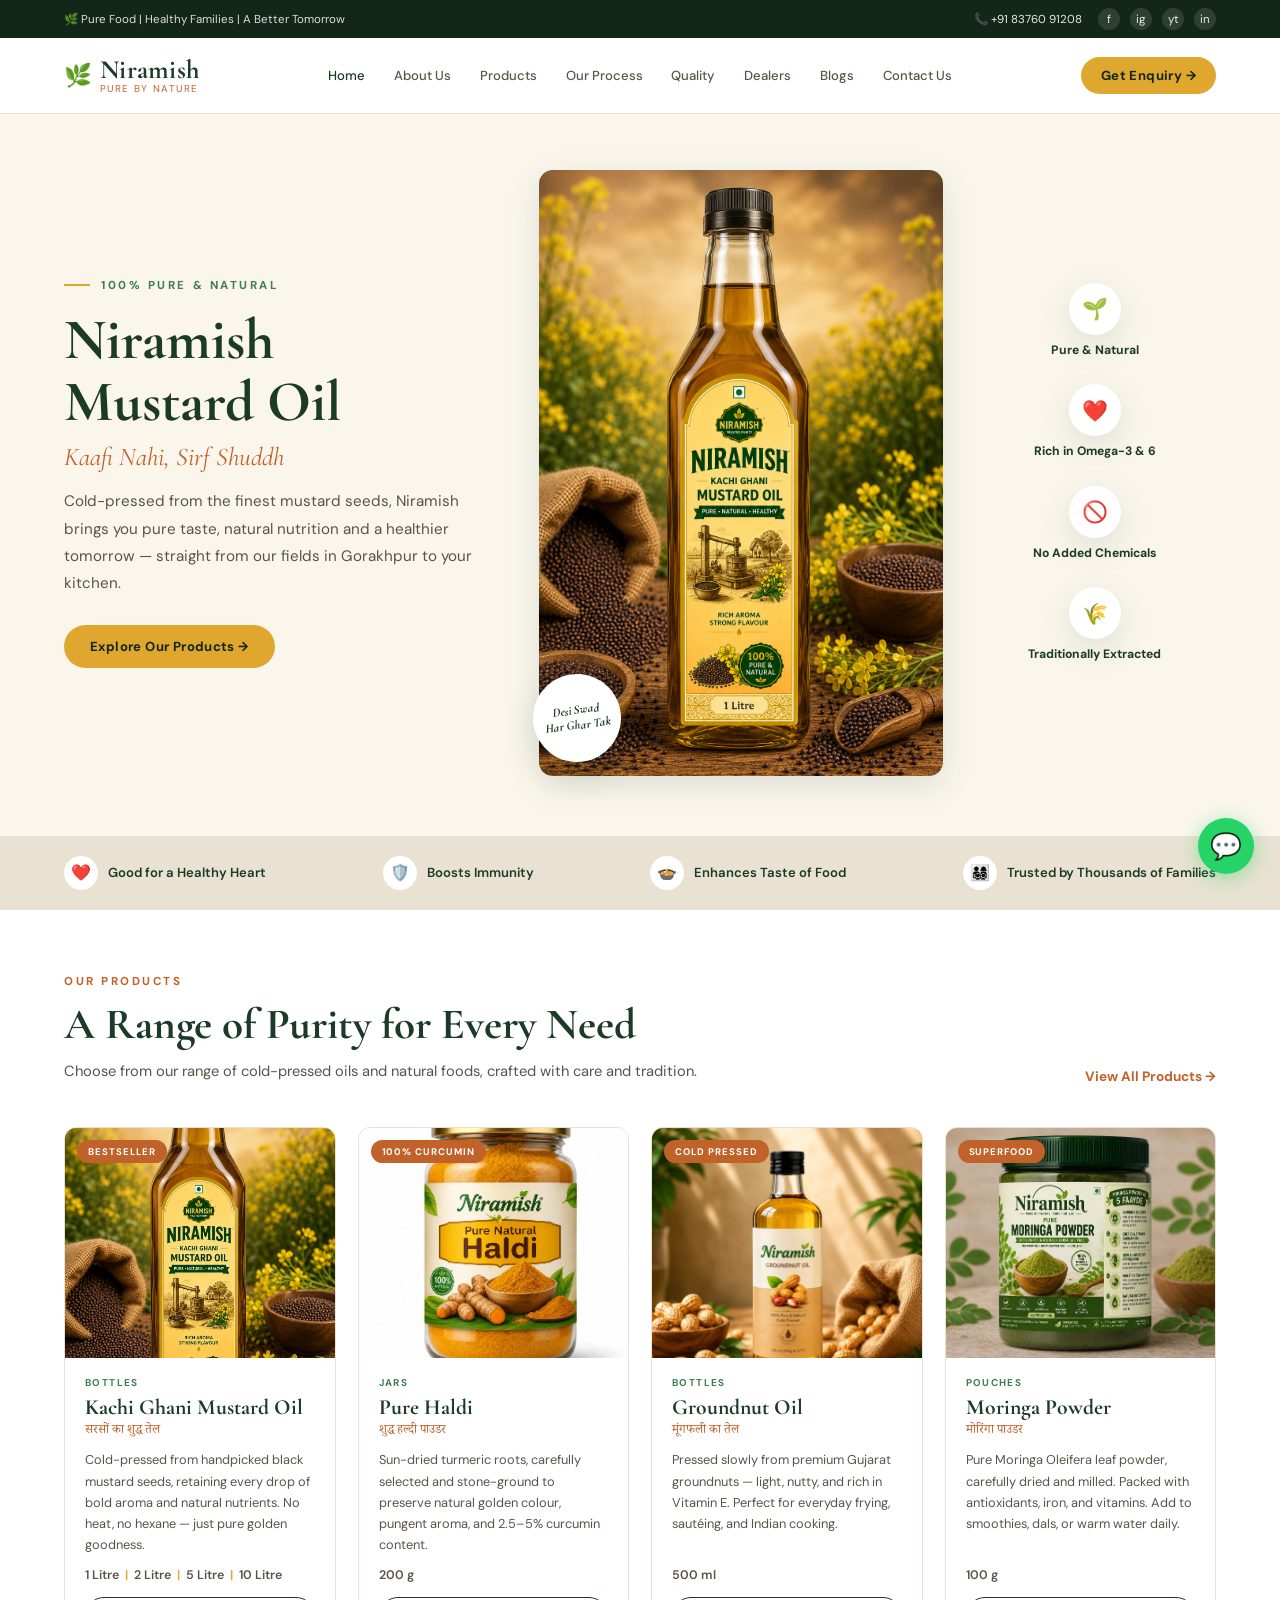
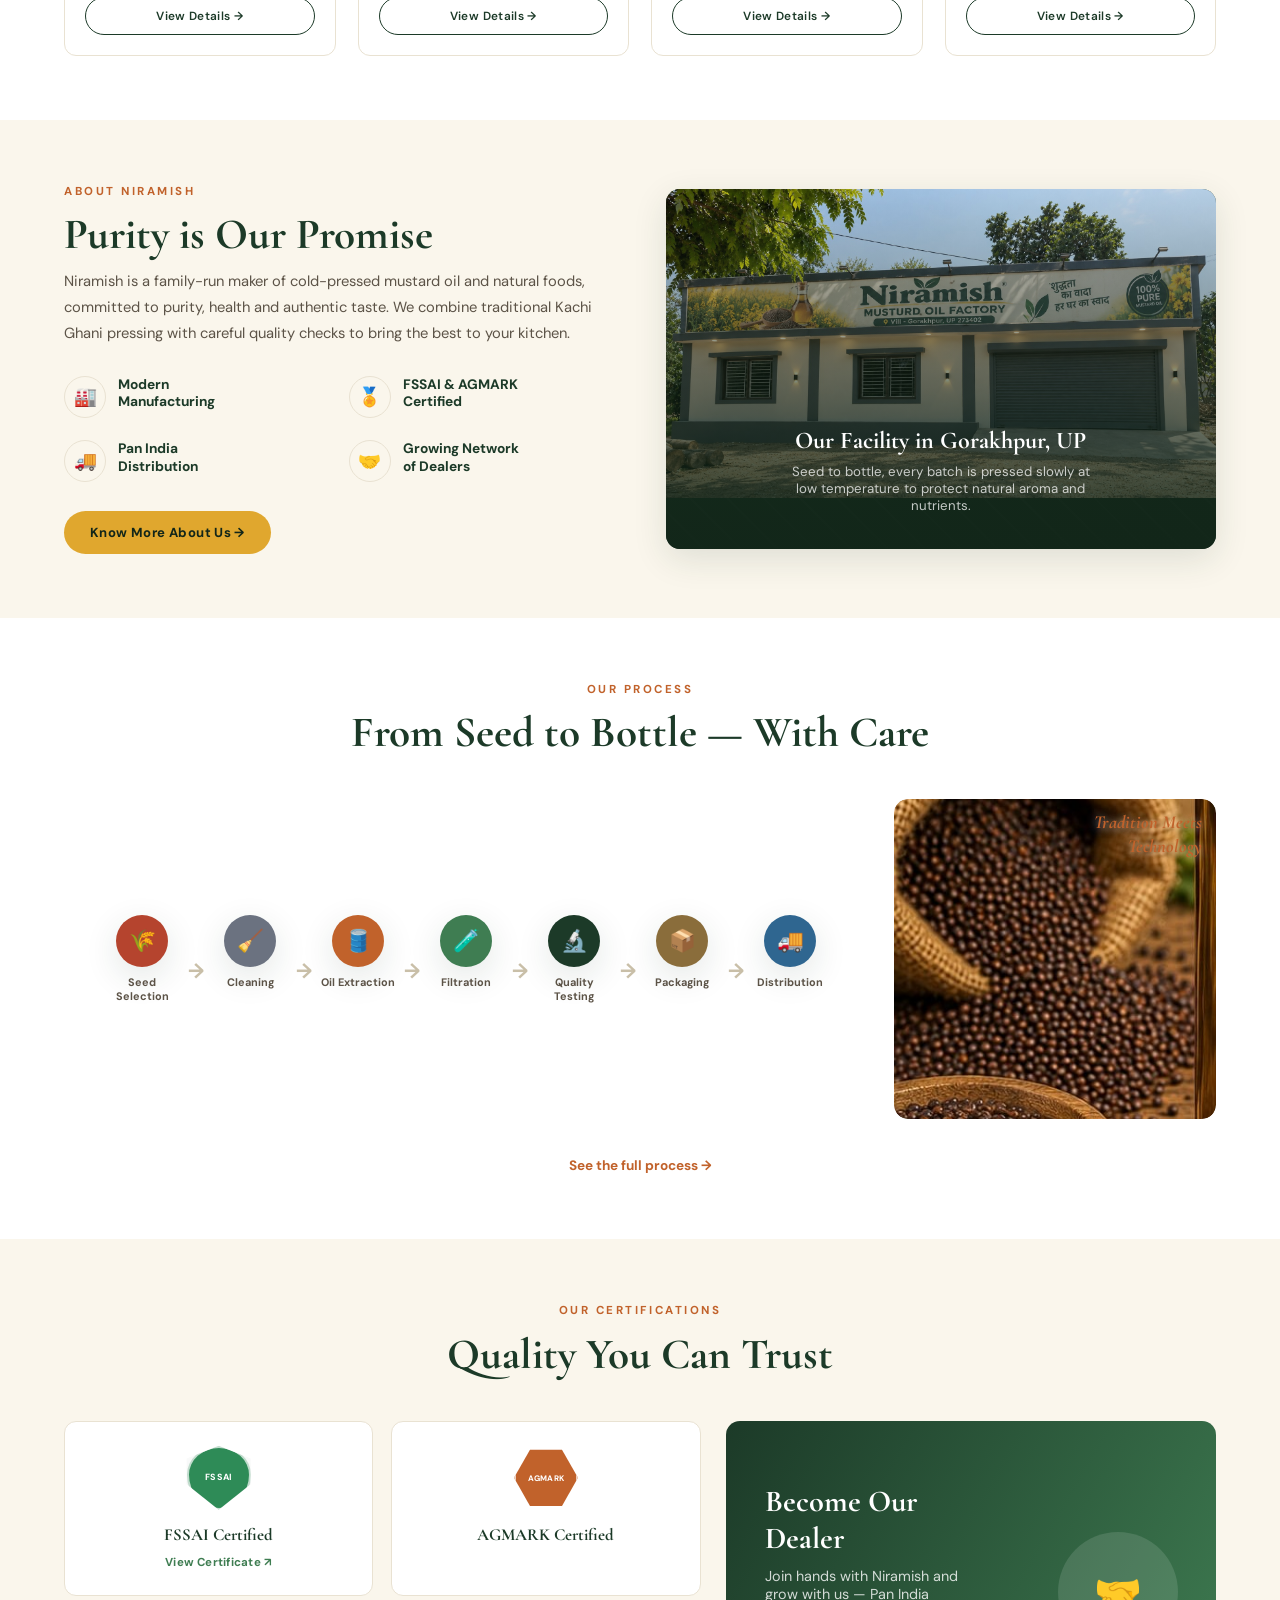
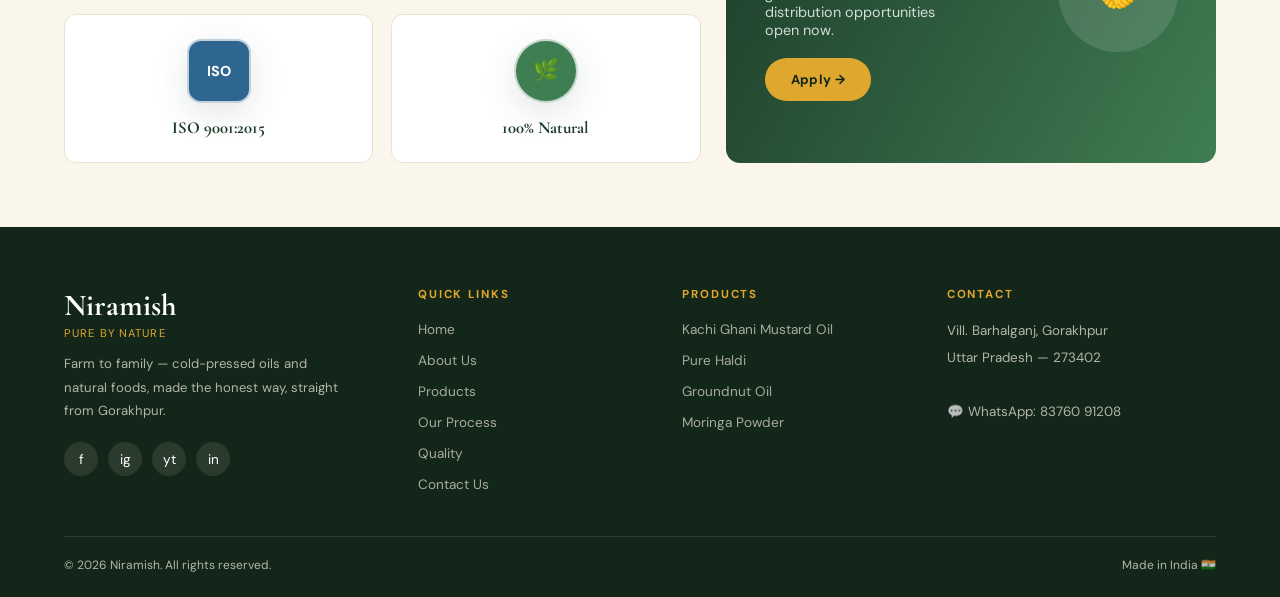
<file: index.html>
<!DOCTYPE html>
<html lang="en">
<head>
<meta charset="UTF-8"/>
<meta name="viewport" content="width=device-width, initial-scale=1.0"/>
<meta name="color-scheme" content="light"/>
<script>if('scrollRestoration' in history){history.scrollRestoration='manual';}window.scrollTo(0,0);</script>
<title>Niramish — Pure by Nature | Cold-Pressed Mustard Oil</title>
<meta name="description" content="Niramish makes cold-pressed Kachi Ghani mustard oil, pure haldi, groundnut oil and moringa powder — farm to family, straight from Gorakhpur."/>
<link rel="preconnect" href="https://fonts.googleapis.com"/>
<link rel="preconnect" href="https://fonts.gstatic.com" crossorigin/>
<link href="https://fonts.googleapis.com/css2?family=Cormorant+Garamond:ital,wght@0,400;0,600;0,700;1,400&family=DM+Sans:wght@300;400;500;700&family=Noto+Serif+Devanagari:wght@400;600;700&display=swap" rel="stylesheet"/>
<link rel="stylesheet" href="css/style.css"/>

<script src="js/app.js"></script>
</head>
<body>
<div class="topbar">
  <div class="container">
    <div class="topbar-left">
      <span>🌿 Pure Food&nbsp;|&nbsp;Healthy Families&nbsp;|&nbsp;A Better Tomorrow</span>
    </div>
    <div class="topbar-right">
      <a href="https://wa.me/918376091208" target="_blank" rel="noopener">📞 +91 83760 91208</a>
      <div class="topbar-social">
        <a href="https://www.facebook.com/share/19ij89ad7e/" target="_blank" rel="noopener" aria-label="Facebook">f</a>
        <a href="https://www.instagram.com/niraamish2025?stkn=OTFwZWVtcGhqY3h5" target="_blank" rel="noopener" aria-label="Instagram">ig</a>
        <a href="https://youtube.com/@niramishfarm2025?si=6-0K39b4vnyodMxp" target="_blank" rel="noopener" aria-label="YouTube">yt</a>
        <a href="#" aria-label="LinkedIn">in</a>
      </div>
    </div>
  </div>
</div>

<nav class="nav">
  <div class="container">
    <a href="index.html" class="nav-brand">
      <span class="leaf-icon">🌿</span>
      <div class="nav-brand-text">
        <span class="brand-en en">Niramish</span>
        <span class="brand-tag">Pure by Nature</span>
      </div>
    </a>
    <div class="nav-links">
      <a href="index.html" data-nav="home" class="active">Home</a>
      <a href="about.html" data-nav="about">About Us</a>
      <a href="products.html" data-nav="products">Products</a>
      <a href="process.html" data-nav="process">Our Process</a>
      <a href="quality.html" data-nav="quality">Quality</a>
      <a href="contact.html?tab=dealer" data-nav="dealers">Dealers</a>
      <a href="#" onclick="showToast('Blog coming soon!');return false;">Blogs</a>
      <a href="contact.html" data-nav="contact">Contact Us</a>
    </div>
    <div class="nav-right">
      <a href="contact.html" class="btn-primary" style="padding:10px 20px">Get Enquiry →</a>
      <button class="hamburger" id="hamburgerBtn" aria-label="Menu"><span></span><span></span><span></span></button>
    </div>
  </div>
</nav>

<div class="menu-overlay" id="menuOverlay"></div>
<div class="mobile-menu" id="mobileMenu">
  <div class="mobile-menu-top">
    <a href="index.html" class="nav-brand">
      <span class="leaf-icon">🌿</span>
      <div class="nav-brand-text">
        <span class="brand-en en">Niramish</span>
        <span class="brand-tag">Pure by Nature</span>
      </div>
    </a>
    <button class="mobile-menu-close" id="menuCloseBtn" aria-label="Close">✕</button>
  </div>
  <nav>
    <a class="m-link active" href="index.html" data-nav="home">🏠 Home</a>
    <a class="m-link" href="about.html" data-nav="about">🌱 About Us</a>
    <a class="m-link" href="products.html" data-nav="products">🛍️ Products</a>
    <a class="m-link" href="process.html" data-nav="process">⚙️ Our Process</a>
    <a class="m-link" href="quality.html" data-nav="quality">🛡️ Quality</a>
    <a class="m-link" href="contact.html?tab=dealer" data-nav="dealers">🤝 Dealers</a>
    <a class="m-link" href="#" data-nav="blogs" onclick="showToast('Blog coming soon!');return false;">📰 Blogs</a>
    <a class="m-link" href="contact.html" data-nav="contact">📞 Contact Us</a>
  </nav>
  <a href="contact.html" class="btn-primary m-cta btn-block">Get Enquiry →</a>
  <div class="m-social">
    <a href="https://www.facebook.com/share/19ij89ad7e/" target="_blank" rel="noopener" aria-label="Facebook">f</a>
    <a href="https://www.instagram.com/niraamish2025?stkn=OTFwZWVtcGhqY3h5" target="_blank" rel="noopener" aria-label="Instagram">ig</a>
    <a href="https://youtube.com/@niramishfarm2025?si=6-0K39b4vnyodMxp" target="_blank" rel="noopener" aria-label="YouTube">yt</a>
    <a href="#" aria-label="LinkedIn">in</a>
  </div>
</div>


<section class="hero">
  <div class="container">
    <div class="hero-left">
      <p class="hero-eyebrow">100% Pure &amp; Natural</p>
      <h1 class="hero-title en">Niramish<br/>Mustard Oil</h1>
      <p class="hero-tagline en">Kaafi Nahi, Sirf Shuddh</p>
      <p class="hero-sub">Cold-pressed from the finest mustard seeds, Niramish brings you pure taste, natural nutrition and a healthier tomorrow — straight from our fields in Gorakhpur to your kitchen.</p>
      <div class="hero-btns">
        <a href="products.html" class="btn-primary">Explore Our Products →</a>
      </div>
    </div>
    <div class="hero-visual">
      <img src="img/mustard1.jpg" alt="Niramish Kachi Ghani Mustard Oil bottle in a mustard field" loading="eager"/>
      <div class="hero-badge en">Desi Swad<br/>Har Ghar Tak</div>
    </div>
    <div class="hero-side-features">
      <div class="hero-side-feature"><span class="ico">🌱</span><span>Pure &amp; Natural</span></div>
      <div class="hero-side-feature"><span class="ico">❤️</span><span>Rich in Omega-3 &amp; 6</span></div>
      <div class="hero-side-feature"><span class="ico">🚫</span><span>No Added Chemicals</span></div>
      <div class="hero-side-feature"><span class="ico">🌾</span><span>Traditionally Extracted</span></div>
    </div>
  </div>
</section>

<div class="feature-strip">
  <div class="container">
    <div class="feature-strip-item"><span class="ico">❤️</span> Good for a Healthy Heart</div>
    <div class="feature-strip-item"><span class="ico">🛡️</span> Boosts Immunity</div>
    <div class="feature-strip-item"><span class="ico">🍲</span> Enhances Taste of Food</div>
    <div class="feature-strip-item"><span class="ico">👨‍👩‍👧‍👦</span> Trusted by Thousands of Families</div>
  </div>
</div>

<section class="sec">
  <div class="container">
    <div class="sec-header-row">
      <div class="sec-header" style="margin-bottom:0">
        <p class="sec-eyebrow">Our Products</p>
        <h2 class="sec-title">A Range of Purity for Every Need</h2>
        <p class="sec-desc">Choose from our range of cold-pressed oils and natural foods, crafted with care and tradition.</p>
      </div>
      <a href="products.html" class="link-arrow">View All Products →</a>
    </div>
    <div class="products-grid four" id="homeProductsGrid"></div>
  </div>
</section>

<section class="sec" style="background:var(--warm)">
  <div class="container about-layout">
    <div>
      <p class="sec-eyebrow">About Niramish</p>
      <h2 class="sec-title">Purity is Our Promise</h2>
      <p class="sec-desc">Niramish is a family-run maker of cold-pressed mustard oil and natural foods, committed to purity, health and authentic taste. We combine traditional Kachi Ghani pressing with careful quality checks to bring the best to your kitchen.</p>
      <div class="about-icon-grid">
        <div class="about-icon-item"><span class="ico">🏭</span><strong>Modern<br/>Manufacturing</strong></div>
        <div class="about-icon-item"><span class="ico">🏅</span><strong>FSSAI &amp; AGMARK<br/>Certified</strong></div>
        <div class="about-icon-item"><span class="ico">🚚</span><strong>Pan India<br/>Distribution</strong></div>
        <div class="about-icon-item"><span class="ico">🤝</span><strong>Growing Network<br/>of Dealers</strong></div>
      </div>
      <a href="about.html" class="btn-primary" style="margin-top:1.8rem">Know More About Us →</a>
    </div>
    <div class="facility-panel">
      <img class="fp-photo" src="img/factory.jpg" alt="Niramish Mustard Oil Factory, Gorakhpur"/>
      <div class="fp-overlay"></div>
      <h3 class="en">Our Facility in Gorakhpur, UP</h3>
      <p>Seed to bottle, every batch is pressed slowly at low temperature to protect natural aroma and nutrients.</p>
    </div>
  </div>
</section>

<section class="sec">
  <div class="container">
    <div class="sec-header center" style="margin-left:auto;margin-right:auto">
      <p class="sec-eyebrow">Our Process</p>
      <h2 class="sec-title">From Seed to Bottle — With Care</h2>
    </div>
    <div class="process-teaser-layout">
      <div class="process-grid-icons">
        <div class="pgi"><div class="ico" style="background:#b5442e">🌾</div>Seed Selection</div>
        <div class="pgi-arrow">→</div>
        <div class="pgi"><div class="ico" style="background:#6b7280">🧹</div>Cleaning</div>
        <div class="pgi-arrow">→</div>
        <div class="pgi"><div class="ico" style="background:#c1622b">🛢️</div>Oil Extraction</div>
        <div class="pgi-arrow">→</div>
        <div class="pgi"><div class="ico" style="background:#3f7d52">🧪</div>Filtration</div>
        <div class="pgi-arrow">→</div>
        <div class="pgi"><div class="ico" style="background:#1c3a28">🔬</div>Quality Testing</div>
        <div class="pgi-arrow">→</div>
        <div class="pgi"><div class="ico" style="background:#8a6d3b">📦</div>Packaging</div>
        <div class="pgi-arrow">→</div>
        <div class="pgi"><div class="ico" style="background:#2f6690">🚚</div>Distribution</div>
      </div>
      <div class="process-side-visual">
        <img src="img/process-side.jpg" alt="Mustard seeds ready for cold-pressing"/>
        <div class="process-side-tag en">Tradition Meets<br/>Technology</div>
      </div>
    </div>
    <div style="text-align:center;margin-top:2.2rem">
      <a href="process.html" class="link-arrow">See the full process →</a>
    </div>
  </div>
</section>

<section class="sec" style="background:var(--warm)">
  <div class="container">
    <div class="sec-header center" style="margin-left:auto;margin-right:auto">
      <p class="sec-eyebrow">Our Certifications</p>
      <h2 class="sec-title">Quality You Can Trust</h2>
    </div>
    <div class="cert-dealer-row">
      <div class="cert-grid">
        <div class="cert-card"><div class="cert-badge shield" style="background:#2e8b57">FSSAI</div><h4>FSSAI Certified</h4><a href="img/certs/fssai-cert-summary.jpg" target="_blank" rel="noopener" class="cert-view-link">View Certificate ↗</a></div>
        <div class="cert-card"><div class="cert-badge hex" style="background:#c1622b">AGMARK</div><h4>AGMARK Certified</h4></div>
        <div class="cert-card"><div class="cert-badge tag" style="background:#2f6690">ISO</div><h4>ISO 9001:2015</h4></div>
        <div class="cert-card"><div class="cert-badge leaf-circle" style="background:#3f7d52">🌿</div><h4>100% Natural</h4></div>
      </div>
      <div class="dealer-banner">
        <div>
          <h3 class="en">Become Our Dealer</h3>
          <p>Join hands with Niramish and grow with us — Pan India distribution opportunities open now.</p>
          <a href="contact.html?tab=dealer" class="btn-primary" style="margin-top:1.2rem">Apply →</a>
        </div>
        <div class="dealer-visual"><div class="dv-circle">🤝</div></div>
      </div>
    </div>
  </div>
</section>

<script>
(function(){
  const grid = document.getElementById('homeProductsGrid');
  if(!grid) return;
  grid.innerHTML = PRODUCTS.map(p => `
    <div class="product-card">
      <a href="product.html?id=${p.id}" class="card-img-wrap">
        <span class="card-badge">${p.badge}</span>
        <img src="${p.images[0]}" alt="${p.name}" loading="lazy"/>
      </a>
      <div class="card-body">
        <p class="card-cat">${p.catLabel}</p>
        <h3 class="card-name en"><a href="product.html?id=${p.id}">${p.name}</a></h3>
        <p class="card-name-hi hi">${p.hindi}</p>
        <p class="card-desc">${p.desc}</p>
        <p class="card-sizes">${p.sizes.map(s=>s.label).join(' <span>|</span> ')}</p>
        <div class="card-actions">
          <a href="product.html?id=${p.id}" class="btn-outline">View Details →</a>
        </div>
      </div>
    </div>
  `).join('');
})();
</script>

<footer>
  <div class="container">
    <div class="footer-top">
      <div>
        <div class="foot-brand-en en">Niramish</div>
        <div class="foot-brand-tag">Pure by Nature</div>
        <p class="foot-tagline">Farm to family — cold-pressed oils and natural foods, made the honest way, straight from Gorakhpur.</p>
        <div class="foot-social">
          <a href="https://www.facebook.com/share/19ij89ad7e/" target="_blank" rel="noopener" aria-label="Facebook">f</a>
          <a href="https://www.instagram.com/niraamish2025?stkn=OTFwZWVtcGhqY3h5" target="_blank" rel="noopener" aria-label="Instagram">ig</a>
          <a href="https://youtube.com/@niramishfarm2025?si=6-0K39b4vnyodMxp" target="_blank" rel="noopener" aria-label="YouTube">yt</a>
          <a href="#" aria-label="LinkedIn">in</a>
        </div>
      </div>
      <div class="foot-col">
        <h4>Quick Links</h4>
        <ul>
          <li><a href="index.html">Home</a></li>
          <li><a href="about.html">About Us</a></li>
          <li><a href="products.html">Products</a></li>
          <li><a href="process.html">Our Process</a></li>
          <li><a href="quality.html">Quality</a></li>
          <li><a href="contact.html">Contact Us</a></li>
        </ul>
      </div>
      <div class="foot-col">
        <h4>Products</h4>
        <ul>
          <li><a href="product.html?id=mustard-oil">Kachi Ghani Mustard Oil</a></li>
          <li><a href="product.html?id=haldi">Pure Haldi</a></li>
          <li><a href="product.html?id=groundnut-oil">Groundnut Oil</a></li>
          <li><a href="product.html?id=moringa">Moringa Powder</a></li>
        </ul>
      </div>
      <div class="foot-col">
        <h4>Contact</h4>
        <div class="foot-contact">
          Vill. Barhalganj, Gorakhpur<br/>Uttar Pradesh — 273402<br/><br/>
          <a href="https://wa.me/918376091208" target="_blank" rel="noopener">💬 WhatsApp: 83760 91208</a>
        </div>
      </div>
    </div>
    <div class="footer-bottom">
      <span>© 2026 Niramish. All rights reserved.</span>
      <span>Made in India 🇮🇳</span>
    </div>
  </div>
</footer>
<a href="https://wa.me/918376091208" class="wa-btn" target="_blank" rel="noopener" aria-label="Chat on WhatsApp">💬</a>


</body>
</html>
</file>
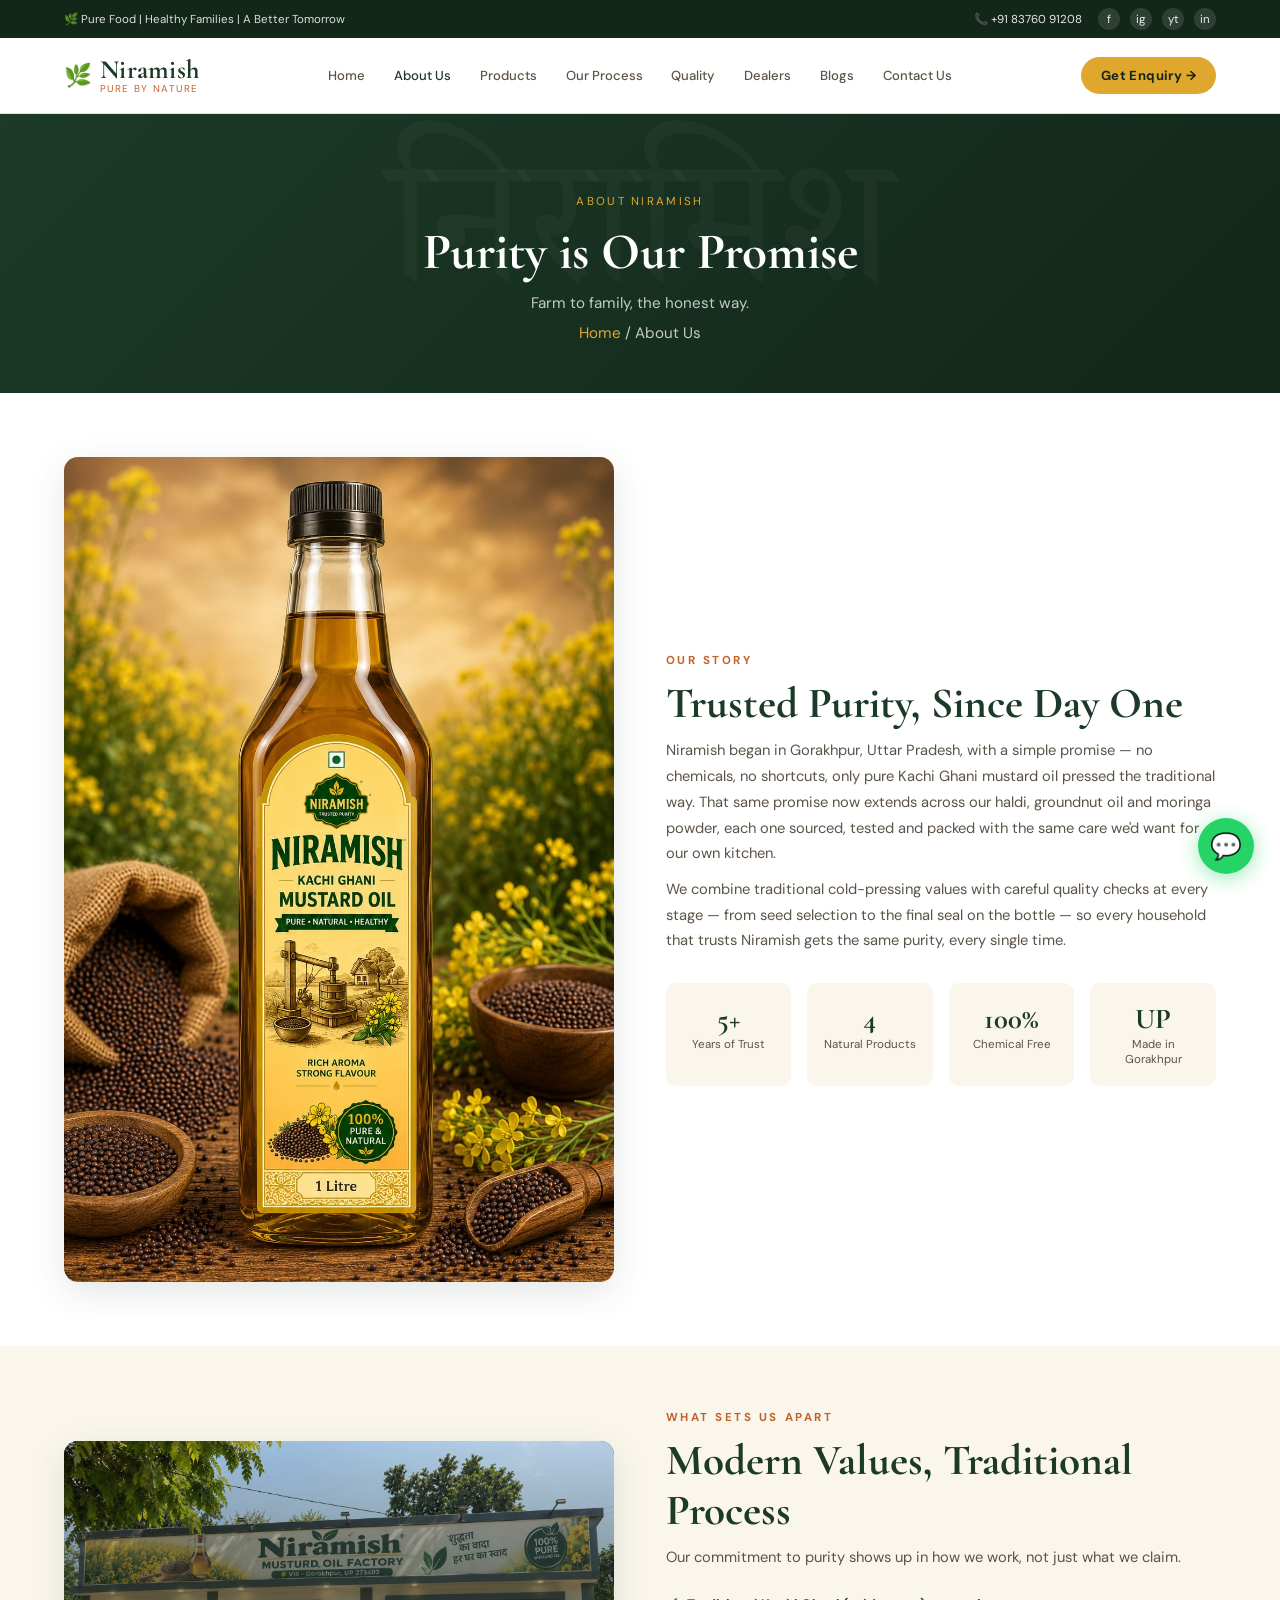
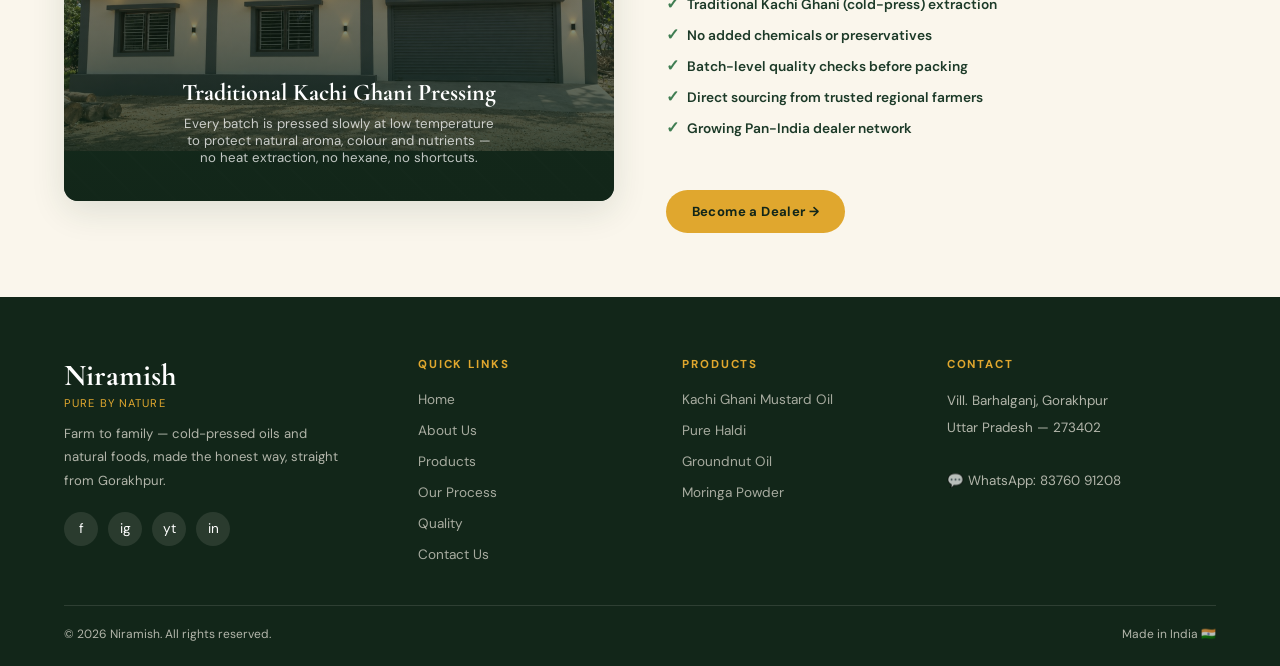
<file: about.html>
<!DOCTYPE html>
<html lang="en">
<head>
<meta charset="UTF-8"/>
<meta name="viewport" content="width=device-width, initial-scale=1.0"/>
<meta name="color-scheme" content="light"/>
<script>if('scrollRestoration' in history){history.scrollRestoration='manual';}window.scrollTo(0,0);</script>
<title>About Us — Niramish</title>
<meta name="description" content="The story behind Niramish — cold-pressed mustard oil and natural foods made in Gorakhpur, Uttar Pradesh."/>
<link rel="preconnect" href="https://fonts.googleapis.com"/>
<link rel="preconnect" href="https://fonts.gstatic.com" crossorigin/>
<link href="https://fonts.googleapis.com/css2?family=Cormorant+Garamond:ital,wght@0,400;0,600;0,700;1,400&family=DM+Sans:wght@300;400;500;700&family=Noto+Serif+Devanagari:wght@400;600;700&display=swap" rel="stylesheet"/>
<link rel="stylesheet" href="css/style.css"/>

<script src="js/app.js"></script>
</head>
<body>
<div class="topbar">
  <div class="container">
    <div class="topbar-left">
      <span>🌿 Pure Food&nbsp;|&nbsp;Healthy Families&nbsp;|&nbsp;A Better Tomorrow</span>
    </div>
    <div class="topbar-right">
      <a href="https://wa.me/918376091208" target="_blank" rel="noopener">📞 +91 83760 91208</a>
      <div class="topbar-social">
        <a href="https://www.facebook.com/share/19ij89ad7e/" target="_blank" rel="noopener" aria-label="Facebook">f</a>
        <a href="https://www.instagram.com/niraamish2025?stkn=OTFwZWVtcGhqY3h5" target="_blank" rel="noopener" aria-label="Instagram">ig</a>
        <a href="https://youtube.com/@niramishfarm2025?si=6-0K39b4vnyodMxp" target="_blank" rel="noopener" aria-label="YouTube">yt</a>
        <a href="#" aria-label="LinkedIn">in</a>
      </div>
    </div>
  </div>
</div>

<nav class="nav">
  <div class="container">
    <a href="index.html" class="nav-brand">
      <span class="leaf-icon">🌿</span>
      <div class="nav-brand-text">
        <span class="brand-en en">Niramish</span>
        <span class="brand-tag">Pure by Nature</span>
      </div>
    </a>
    <div class="nav-links">
      <a href="index.html" data-nav="home">Home</a>
      <a href="about.html" data-nav="about" class="active">About Us</a>
      <a href="products.html" data-nav="products">Products</a>
      <a href="process.html" data-nav="process">Our Process</a>
      <a href="quality.html" data-nav="quality">Quality</a>
      <a href="contact.html?tab=dealer" data-nav="dealers">Dealers</a>
      <a href="#" onclick="showToast('Blog coming soon!');return false;">Blogs</a>
      <a href="contact.html" data-nav="contact">Contact Us</a>
    </div>
    <div class="nav-right">
      <a href="contact.html" class="btn-primary" style="padding:10px 20px">Get Enquiry →</a>
      <button class="hamburger" id="hamburgerBtn" aria-label="Menu"><span></span><span></span><span></span></button>
    </div>
  </div>
</nav>

<div class="menu-overlay" id="menuOverlay"></div>
<div class="mobile-menu" id="mobileMenu">
  <div class="mobile-menu-top">
    <a href="index.html" class="nav-brand">
      <span class="leaf-icon">🌿</span>
      <div class="nav-brand-text">
        <span class="brand-en en">Niramish</span>
        <span class="brand-tag">Pure by Nature</span>
      </div>
    </a>
    <button class="mobile-menu-close" id="menuCloseBtn" aria-label="Close">✕</button>
  </div>
  <nav>
    <a class="m-link" href="index.html" data-nav="home">🏠 Home</a>
    <a class="m-link active" href="about.html" data-nav="about">🌱 About Us</a>
    <a class="m-link" href="products.html" data-nav="products">🛍️ Products</a>
    <a class="m-link" href="process.html" data-nav="process">⚙️ Our Process</a>
    <a class="m-link" href="quality.html" data-nav="quality">🛡️ Quality</a>
    <a class="m-link" href="contact.html?tab=dealer" data-nav="dealers">🤝 Dealers</a>
    <a class="m-link" href="#" data-nav="blogs" onclick="showToast('Blog coming soon!');return false;">📰 Blogs</a>
    <a class="m-link" href="contact.html" data-nav="contact">📞 Contact Us</a>
  </nav>
  <a href="contact.html" class="btn-primary m-cta btn-block">Get Enquiry →</a>
  <div class="m-social">
    <a href="https://www.facebook.com/share/19ij89ad7e/" target="_blank" rel="noopener" aria-label="Facebook">f</a>
    <a href="https://www.instagram.com/niraamish2025?stkn=OTFwZWVtcGhqY3h5" target="_blank" rel="noopener" aria-label="Instagram">ig</a>
    <a href="https://youtube.com/@niramishfarm2025?si=6-0K39b4vnyodMxp" target="_blank" rel="noopener" aria-label="YouTube">yt</a>
    <a href="#" aria-label="LinkedIn">in</a>
  </div>
</div>


<div class="page-header">
  <div class="container">
    <p class="eyebrow">About Niramish</p>
    <h1 class="en">Purity is Our Promise</h1>
    <p>Farm to family, the honest way.</p>
    <p class="breadcrumb"><a href="index.html">Home</a> / About Us</p>
  </div>
</div>

<section class="sec">
  <div class="container about-layout">
    <div class="about-visual">
      <img src="img/mustard1.jpg" alt="Niramish mustard oil, cold-pressed in a mustard field"/>
    </div>
    <div>
      <p class="sec-eyebrow">Our Story</p>
      <h2 class="sec-title">Trusted Purity, Since Day One</h2>
      <p class="sec-desc">Niramish began in Gorakhpur, Uttar Pradesh, with a simple promise — no chemicals, no shortcuts, only pure Kachi Ghani mustard oil pressed the traditional way. That same promise now extends across our haldi, groundnut oil and moringa powder, each one sourced, tested and packed with the same care we'd want for our own kitchen.</p>
      <p class="sec-desc">We combine traditional cold-pressing values with careful quality checks at every stage — from seed selection to the final seal on the bottle — so every household that trusts Niramish gets the same purity, every single time.</p>
      <div class="about-stats">
        <div class="stat-card"><div class="num en">5+</div><div class="lbl">Years of Trust</div></div>
        <div class="stat-card"><div class="num en">4</div><div class="lbl">Natural Products</div></div>
        <div class="stat-card"><div class="num en">100%</div><div class="lbl">Chemical Free</div></div>
        <div class="stat-card"><div class="num en">UP</div><div class="lbl">Made in Gorakhpur</div></div>
      </div>
    </div>
  </div>
</section>

<section class="sec" style="background:var(--warm)">
  <div class="container about-layout">
    <div class="facility-panel">
      <img class="fp-photo" src="img/factory.jpg" alt="Niramish Mustard Oil Factory, Gorakhpur"/>
      <div class="fp-overlay"></div>
      <h3 class="en">Traditional Kachi Ghani Pressing</h3>
      <p>Every batch is pressed slowly at low temperature to protect natural aroma, colour and nutrients — no heat extraction, no hexane, no shortcuts.</p>
    </div>
    <div>
      <p class="sec-eyebrow">What Sets Us Apart</p>
      <h2 class="sec-title">Modern Values, Traditional Process</h2>
      <p class="sec-desc" style="margin-bottom:1.4rem">Our commitment to purity shows up in how we work, not just what we claim.</p>
      <div class="pd-features" style="grid-template-columns:1fr">
        <div class="pd-feature"><span class="tick">✓</span> Traditional Kachi Ghani (cold-press) extraction</div>
        <div class="pd-feature"><span class="tick">✓</span> No added chemicals or preservatives</div>
        <div class="pd-feature"><span class="tick">✓</span> Batch-level quality checks before packing</div>
        <div class="pd-feature"><span class="tick">✓</span> Direct sourcing from trusted regional farmers</div>
        <div class="pd-feature"><span class="tick">✓</span> Growing Pan-India dealer network</div>
      </div>
      <a href="contact.html?tab=dealer" class="btn-primary" style="margin-top:1.8rem">Become a Dealer →</a>
    </div>
  </div>
</section>

<footer>
  <div class="container">
    <div class="footer-top">
      <div>
        <div class="foot-brand-en en">Niramish</div>
        <div class="foot-brand-tag">Pure by Nature</div>
        <p class="foot-tagline">Farm to family — cold-pressed oils and natural foods, made the honest way, straight from Gorakhpur.</p>
        <div class="foot-social">
          <a href="https://www.facebook.com/share/19ij89ad7e/" target="_blank" rel="noopener" aria-label="Facebook">f</a>
          <a href="https://www.instagram.com/niraamish2025?stkn=OTFwZWVtcGhqY3h5" target="_blank" rel="noopener" aria-label="Instagram">ig</a>
          <a href="https://youtube.com/@niramishfarm2025?si=6-0K39b4vnyodMxp" target="_blank" rel="noopener" aria-label="YouTube">yt</a>
          <a href="#" aria-label="LinkedIn">in</a>
        </div>
      </div>
      <div class="foot-col">
        <h4>Quick Links</h4>
        <ul>
          <li><a href="index.html">Home</a></li>
          <li><a href="about.html">About Us</a></li>
          <li><a href="products.html">Products</a></li>
          <li><a href="process.html">Our Process</a></li>
          <li><a href="quality.html">Quality</a></li>
          <li><a href="contact.html">Contact Us</a></li>
        </ul>
      </div>
      <div class="foot-col">
        <h4>Products</h4>
        <ul>
          <li><a href="product.html?id=mustard-oil">Kachi Ghani Mustard Oil</a></li>
          <li><a href="product.html?id=haldi">Pure Haldi</a></li>
          <li><a href="product.html?id=groundnut-oil">Groundnut Oil</a></li>
          <li><a href="product.html?id=moringa">Moringa Powder</a></li>
        </ul>
      </div>
      <div class="foot-col">
        <h4>Contact</h4>
        <div class="foot-contact">
          Vill. Barhalganj, Gorakhpur<br/>Uttar Pradesh — 273402<br/><br/>
          <a href="https://wa.me/918376091208" target="_blank" rel="noopener">💬 WhatsApp: 83760 91208</a>
        </div>
      </div>
    </div>
    <div class="footer-bottom">
      <span>© 2026 Niramish. All rights reserved.</span>
      <span>Made in India 🇮🇳</span>
    </div>
  </div>
</footer>
<a href="https://wa.me/918376091208" class="wa-btn" target="_blank" rel="noopener" aria-label="Chat on WhatsApp">💬</a>


</body>
</html>
</file>
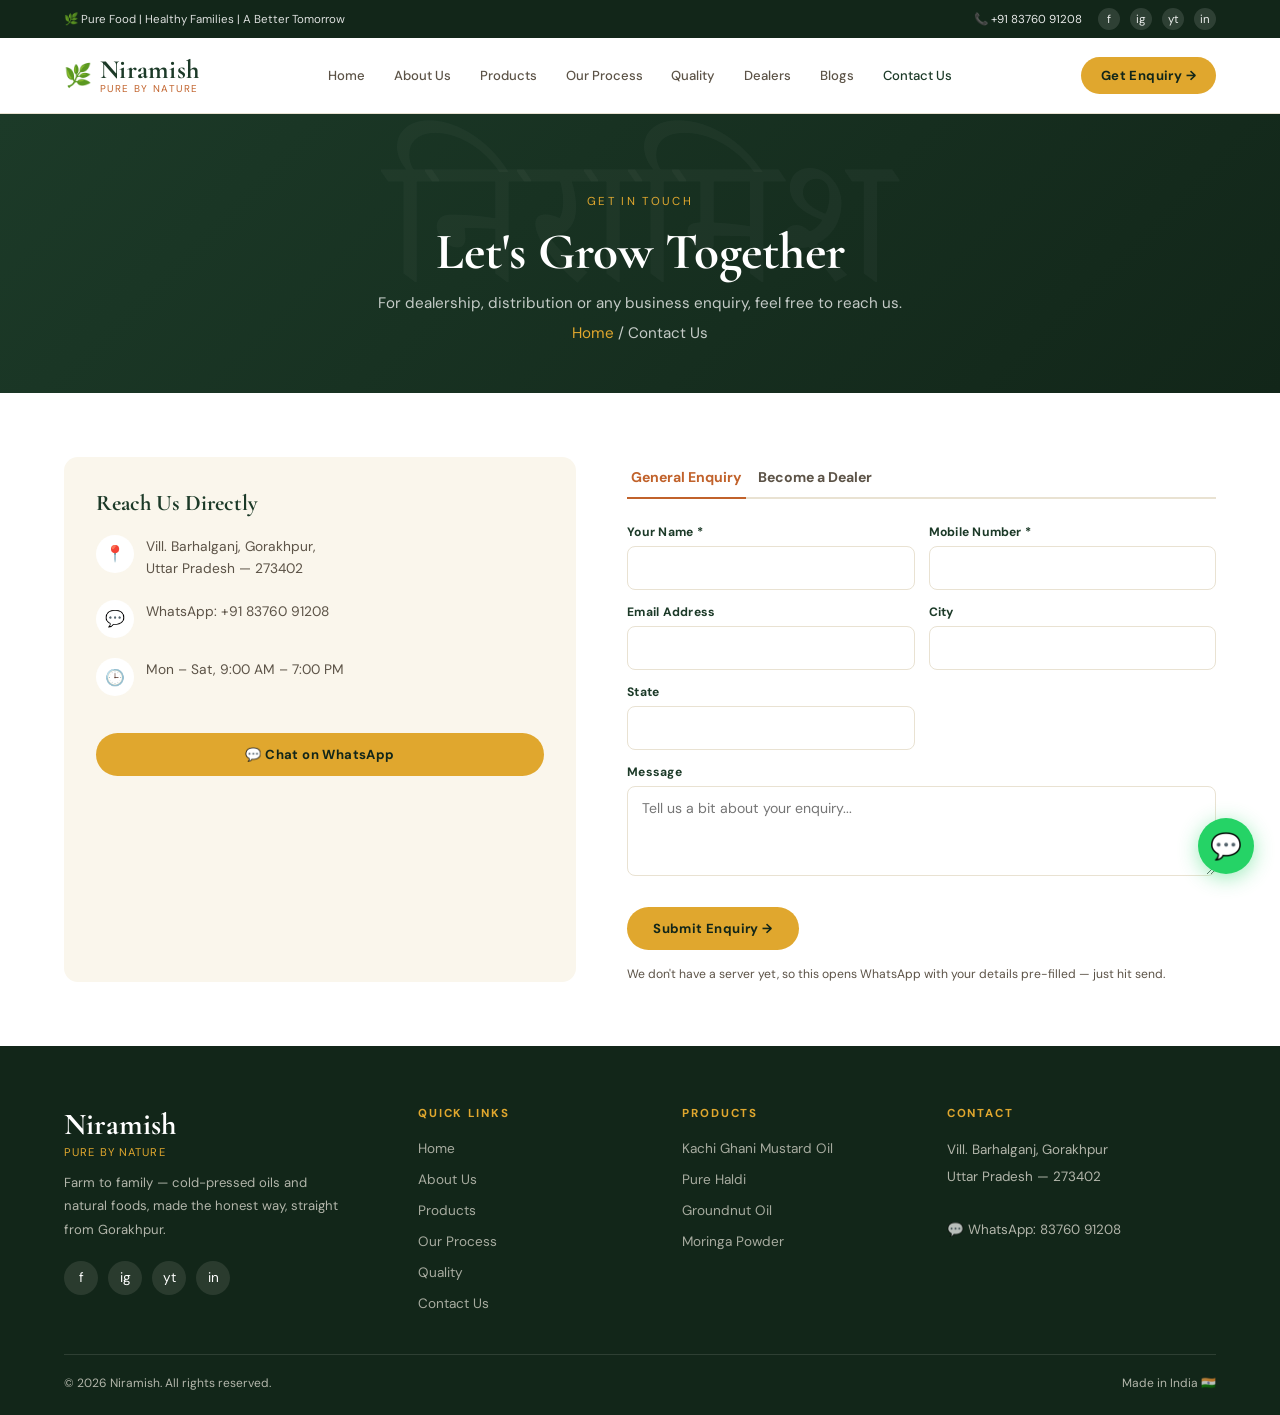
<file: contact.html>
<!DOCTYPE html>
<html lang="en">
<head>
<meta charset="UTF-8"/>
<meta name="viewport" content="width=device-width, initial-scale=1.0"/>
<meta name="color-scheme" content="light"/>
<script>if('scrollRestoration' in history){history.scrollRestoration='manual';}window.scrollTo(0,0);</script>
<title>Contact Us — Niramish</title>
<meta name="description" content="Get in touch with Niramish for general enquiries or to become a dealer."/>
<link rel="preconnect" href="https://fonts.googleapis.com"/>
<link rel="preconnect" href="https://fonts.gstatic.com" crossorigin/>
<link href="https://fonts.googleapis.com/css2?family=Cormorant+Garamond:ital,wght@0,400;0,600;0,700;1,400&family=DM+Sans:wght@300;400;500;700&family=Noto+Serif+Devanagari:wght@400;600;700&display=swap" rel="stylesheet"/>
<link rel="stylesheet" href="css/style.css"/>

<script src="js/app.js"></script>
</head>
<body>
<div class="topbar">
  <div class="container">
    <div class="topbar-left">
      <span>🌿 Pure Food&nbsp;|&nbsp;Healthy Families&nbsp;|&nbsp;A Better Tomorrow</span>
    </div>
    <div class="topbar-right">
      <a href="https://wa.me/918376091208" target="_blank" rel="noopener">📞 +91 83760 91208</a>
      <div class="topbar-social">
        <a href="https://www.facebook.com/share/19ij89ad7e/" target="_blank" rel="noopener" aria-label="Facebook">f</a>
        <a href="https://www.instagram.com/niraamish2025?stkn=OTFwZWVtcGhqY3h5" target="_blank" rel="noopener" aria-label="Instagram">ig</a>
        <a href="https://youtube.com/@niramishfarm2025?si=6-0K39b4vnyodMxp" target="_blank" rel="noopener" aria-label="YouTube">yt</a>
        <a href="#" aria-label="LinkedIn">in</a>
      </div>
    </div>
  </div>
</div>

<nav class="nav">
  <div class="container">
    <a href="index.html" class="nav-brand">
      <span class="leaf-icon">🌿</span>
      <div class="nav-brand-text">
        <span class="brand-en en">Niramish</span>
        <span class="brand-tag">Pure by Nature</span>
      </div>
    </a>
    <div class="nav-links">
      <a href="index.html" data-nav="home">Home</a>
      <a href="about.html" data-nav="about">About Us</a>
      <a href="products.html" data-nav="products">Products</a>
      <a href="process.html" data-nav="process">Our Process</a>
      <a href="quality.html" data-nav="quality">Quality</a>
      <a href="contact.html?tab=dealer" data-nav="dealers">Dealers</a>
      <a href="#" onclick="showToast('Blog coming soon!');return false;">Blogs</a>
      <a href="contact.html" data-nav="contact" class="active">Contact Us</a>
    </div>
    <div class="nav-right">
      <a href="contact.html" class="btn-primary" style="padding:10px 20px">Get Enquiry →</a>
      <button class="hamburger" id="hamburgerBtn" aria-label="Menu"><span></span><span></span><span></span></button>
    </div>
  </div>
</nav>

<div class="menu-overlay" id="menuOverlay"></div>
<div class="mobile-menu" id="mobileMenu">
  <div class="mobile-menu-top">
    <a href="index.html" class="nav-brand">
      <span class="leaf-icon">🌿</span>
      <div class="nav-brand-text">
        <span class="brand-en en">Niramish</span>
        <span class="brand-tag">Pure by Nature</span>
      </div>
    </a>
    <button class="mobile-menu-close" id="menuCloseBtn" aria-label="Close">✕</button>
  </div>
  <nav>
    <a class="m-link" href="index.html" data-nav="home">🏠 Home</a>
    <a class="m-link" href="about.html" data-nav="about">🌱 About Us</a>
    <a class="m-link" href="products.html" data-nav="products">🛍️ Products</a>
    <a class="m-link" href="process.html" data-nav="process">⚙️ Our Process</a>
    <a class="m-link" href="quality.html" data-nav="quality">🛡️ Quality</a>
    <a class="m-link" href="contact.html?tab=dealer" data-nav="dealers">🤝 Dealers</a>
    <a class="m-link" href="#" data-nav="blogs" onclick="showToast('Blog coming soon!');return false;">📰 Blogs</a>
    <a class="m-link active" href="contact.html" data-nav="contact">📞 Contact Us</a>
  </nav>
  <a href="contact.html" class="btn-primary m-cta btn-block">Get Enquiry →</a>
  <div class="m-social">
    <a href="https://www.facebook.com/share/19ij89ad7e/" target="_blank" rel="noopener" aria-label="Facebook">f</a>
    <a href="https://www.instagram.com/niraamish2025?stkn=OTFwZWVtcGhqY3h5" target="_blank" rel="noopener" aria-label="Instagram">ig</a>
    <a href="https://youtube.com/@niramishfarm2025?si=6-0K39b4vnyodMxp" target="_blank" rel="noopener" aria-label="YouTube">yt</a>
    <a href="#" aria-label="LinkedIn">in</a>
  </div>
</div>


<div class="page-header">
  <div class="container">
    <p class="eyebrow">Get In Touch</p>
    <h1 class="en">Let's Grow Together</h1>
    <p>For dealership, distribution or any business enquiry, feel free to reach us.</p>
    <p class="breadcrumb"><a href="index.html">Home</a> / Contact Us</p>
  </div>
</div>

<section class="sec">
  <div class="container contact-layout">
    <div class="contact-info-card">
      <h3 class="en">Reach Us Directly</h3>
      <div class="contact-info-row"><span class="ico">📍</span> Vill. Barhalganj, Gorakhpur,<br/>Uttar Pradesh — 273402</div>
      <div class="contact-info-row"><span class="ico">💬</span> <a href="https://wa.me/918376091208" target="_blank" rel="noopener">WhatsApp: +91 83760 91208</a></div>
      <div class="contact-info-row"><span class="ico">🕒</span> Mon – Sat, 9:00 AM – 7:00 PM</div>
      <a href="https://wa.me/918376091208" target="_blank" rel="noopener" class="btn-primary btn-block" style="margin-top:1rem">💬 Chat on WhatsApp</a>
    </div>

    <div>
      <div class="form-tabs" id="formTabs">
        <button class="form-tab active" data-tab="general">General Enquiry</button>
        <button class="form-tab" data-tab="dealer">Become a Dealer</button>
      </div>
      <form id="enquiryForm">
        <div class="form-grid">
          <div class="field"><label>Your Name *</label><input type="text" id="fName" required/></div>
          <div class="field"><label>Mobile Number *</label><input type="tel" id="fMobile" required/></div>
          <div class="field"><label>Email Address</label><input type="email" id="fEmail"/></div>
          <div class="field"><label>City</label><input type="text" id="fCity"/></div>
          <div class="field"><label>State</label><input type="text" id="fState"/></div>
          <div class="field" id="fBusinessTypeWrap" style="display:none">
            <label>Business Type</label>
            <select id="fBusinessType">
              <option value="">Select</option>
              <option>Retailer</option>
              <option>Wholesaler / Distributor</option>
              <option>Kirana Store</option>
              <option>Supermarket / Chain</option>
              <option>Other</option>
            </select>
          </div>
          <div class="field" id="fMonthlyReqWrap" style="display:none">
            <label>Monthly Requirement</label>
            <select id="fMonthlyReq">
              <option value="">Select</option>
              <option>Under 50 Litres</option>
              <option>50 – 200 Litres</option>
              <option>200 – 500 Litres</option>
              <option>500+ Litres</option>
            </select>
          </div>
          <div class="field full"><label>Message</label><textarea id="fMessage" placeholder="Tell us a bit about your enquiry..."></textarea></div>
        </div>
        <div class="form-submit-row">
          <button type="submit" class="btn-primary">Submit Enquiry →</button>
          <span class="form-note">We don't have a server yet, so this opens WhatsApp with your details pre-filled — just hit send.</span>
        </div>
      </form>
    </div>
  </div>
</section>

<script>
(function(){
  const tabs = document.getElementById('formTabs');
  const bizWrap = document.getElementById('fBusinessTypeWrap');
  const reqWrap = document.getElementById('fMonthlyReqWrap');
  let activeTab = 'general';

  function setTab(tab){
    activeTab = tab;
    document.querySelectorAll('.form-tab').forEach(b => b.classList.toggle('active', b.dataset.tab === tab));
    const isDealer = tab === 'dealer';
    bizWrap.style.display = isDealer ? 'block' : 'none';
    reqWrap.style.display = isDealer ? 'block' : 'none';
  }
  tabs.addEventListener('click', e => {
    const btn = e.target.closest('.form-tab');
    if(!btn) return;
    setTab(btn.dataset.tab);
  });

  const params = new URLSearchParams(location.search);
  if(params.get('tab') === 'dealer') setTab('dealer');
  const prefProduct = params.get('product');
  if(prefProduct){
    document.getElementById('fMessage').value = `I'd like to enquire about: ${prefProduct}`;
  }

  document.getElementById('enquiryForm').addEventListener('submit', function(e){
    e.preventDefault();
    const name = document.getElementById('fName').value.trim();
    const mobile = document.getElementById('fMobile').value.trim();
    if(!name || !mobile){ showToast('Please fill your name and mobile number'); return; }
    const lines = [
      activeTab === 'dealer' ? '*New Dealer Enquiry — Niramish*' : '*New General Enquiry — Niramish*',
      `Name: ${name}`,
      `Mobile: ${mobile}`,
    ];
    const email = document.getElementById('fEmail').value.trim();
    const city = document.getElementById('fCity').value.trim();
    const state = document.getElementById('fState').value.trim();
    if(email) lines.push(`Email: ${email}`);
    if(city) lines.push(`City: ${city}`);
    if(state) lines.push(`State: ${state}`);
    if(activeTab === 'dealer'){
      const biz = document.getElementById('fBusinessType').value;
      const req = document.getElementById('fMonthlyReq').value;
      if(biz) lines.push(`Business Type: ${biz}`);
      if(req) lines.push(`Monthly Requirement: ${req}`);
    }
    const msg = document.getElementById('fMessage').value.trim();
    if(msg) lines.push(``, `Message: ${msg}`);
    window.open(`https://wa.me/${WA_NUMBER}?text=${encodeURIComponent(lines.join('\n'))}`, '_blank');
  });
})();
</script>

<footer>
  <div class="container">
    <div class="footer-top">
      <div>
        <div class="foot-brand-en en">Niramish</div>
        <div class="foot-brand-tag">Pure by Nature</div>
        <p class="foot-tagline">Farm to family — cold-pressed oils and natural foods, made the honest way, straight from Gorakhpur.</p>
        <div class="foot-social">
          <a href="https://www.facebook.com/share/19ij89ad7e/" target="_blank" rel="noopener" aria-label="Facebook">f</a>
          <a href="https://www.instagram.com/niraamish2025?stkn=OTFwZWVtcGhqY3h5" target="_blank" rel="noopener" aria-label="Instagram">ig</a>
          <a href="https://youtube.com/@niramishfarm2025?si=6-0K39b4vnyodMxp" target="_blank" rel="noopener" aria-label="YouTube">yt</a>
          <a href="#" aria-label="LinkedIn">in</a>
        </div>
      </div>
      <div class="foot-col">
        <h4>Quick Links</h4>
        <ul>
          <li><a href="index.html">Home</a></li>
          <li><a href="about.html">About Us</a></li>
          <li><a href="products.html">Products</a></li>
          <li><a href="process.html">Our Process</a></li>
          <li><a href="quality.html">Quality</a></li>
          <li><a href="contact.html">Contact Us</a></li>
        </ul>
      </div>
      <div class="foot-col">
        <h4>Products</h4>
        <ul>
          <li><a href="product.html?id=mustard-oil">Kachi Ghani Mustard Oil</a></li>
          <li><a href="product.html?id=haldi">Pure Haldi</a></li>
          <li><a href="product.html?id=groundnut-oil">Groundnut Oil</a></li>
          <li><a href="product.html?id=moringa">Moringa Powder</a></li>
        </ul>
      </div>
      <div class="foot-col">
        <h4>Contact</h4>
        <div class="foot-contact">
          Vill. Barhalganj, Gorakhpur<br/>Uttar Pradesh — 273402<br/><br/>
          <a href="https://wa.me/918376091208" target="_blank" rel="noopener">💬 WhatsApp: 83760 91208</a>
        </div>
      </div>
    </div>
    <div class="footer-bottom">
      <span>© 2026 Niramish. All rights reserved.</span>
      <span>Made in India 🇮🇳</span>
    </div>
  </div>
</footer>
<a href="https://wa.me/918376091208" class="wa-btn" target="_blank" rel="noopener" aria-label="Chat on WhatsApp">💬</a>


</body>
</html>
</file>
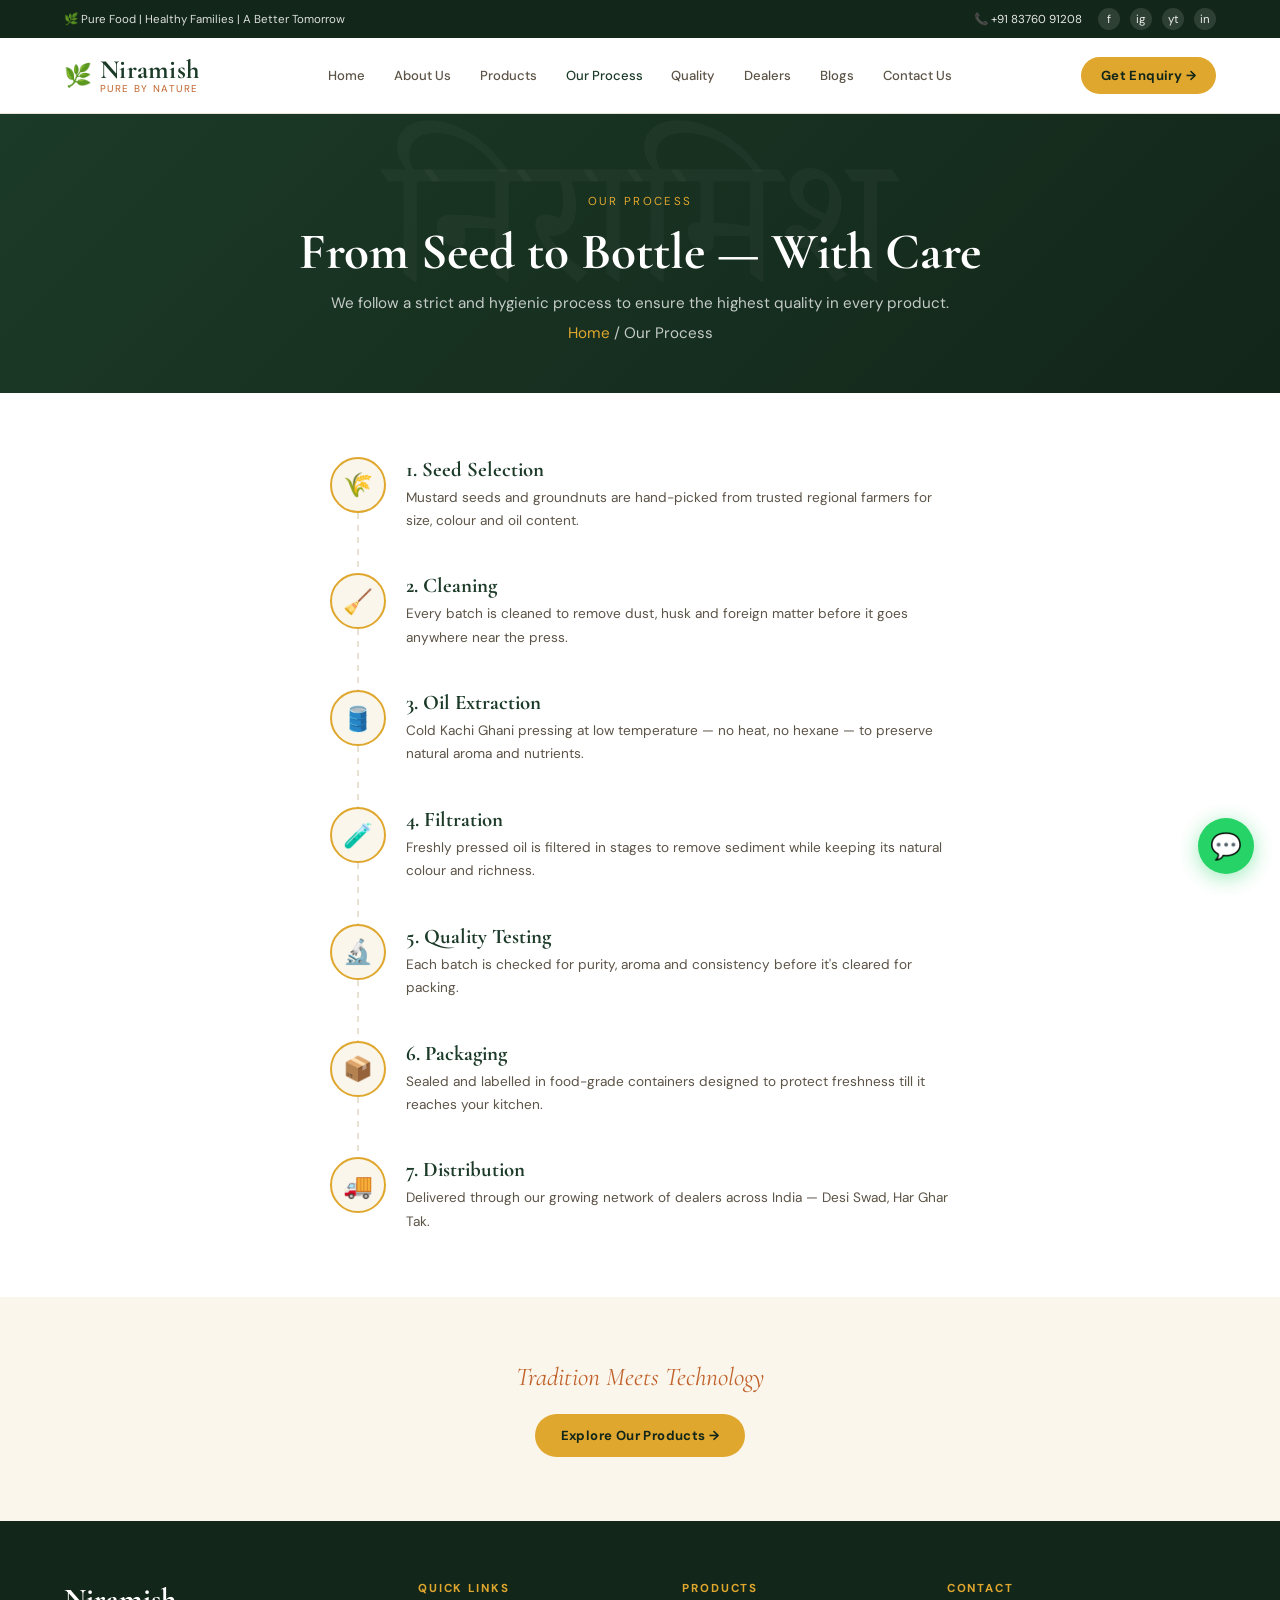
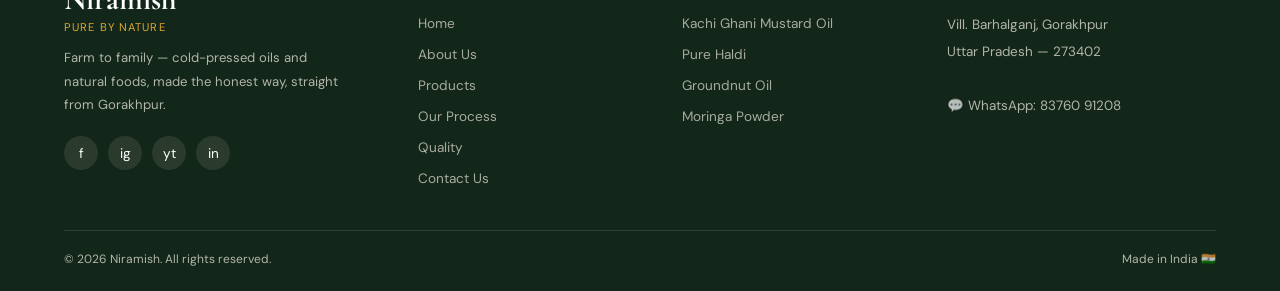
<file: process.html>
<!DOCTYPE html>
<html lang="en">
<head>
<meta charset="UTF-8"/>
<meta name="viewport" content="width=device-width, initial-scale=1.0"/>
<meta name="color-scheme" content="light"/>
<script>if('scrollRestoration' in history){history.scrollRestoration='manual';}window.scrollTo(0,0);</script>
<title>Our Process — Niramish</title>
<meta name="description" content="How Niramish makes cold-pressed mustard oil — from seed selection to distribution."/>
<link rel="preconnect" href="https://fonts.googleapis.com"/>
<link rel="preconnect" href="https://fonts.gstatic.com" crossorigin/>
<link href="https://fonts.googleapis.com/css2?family=Cormorant+Garamond:ital,wght@0,400;0,600;0,700;1,400&family=DM+Sans:wght@300;400;500;700&family=Noto+Serif+Devanagari:wght@400;600;700&display=swap" rel="stylesheet"/>
<link rel="stylesheet" href="css/style.css"/>

<script src="js/app.js"></script>
</head>
<body>
<div class="topbar">
  <div class="container">
    <div class="topbar-left">
      <span>🌿 Pure Food&nbsp;|&nbsp;Healthy Families&nbsp;|&nbsp;A Better Tomorrow</span>
    </div>
    <div class="topbar-right">
      <a href="https://wa.me/918376091208" target="_blank" rel="noopener">📞 +91 83760 91208</a>
      <div class="topbar-social">
        <a href="https://www.facebook.com/share/19ij89ad7e/" target="_blank" rel="noopener" aria-label="Facebook">f</a>
        <a href="https://www.instagram.com/niraamish2025?stkn=OTFwZWVtcGhqY3h5" target="_blank" rel="noopener" aria-label="Instagram">ig</a>
        <a href="https://youtube.com/@niramishfarm2025?si=6-0K39b4vnyodMxp" target="_blank" rel="noopener" aria-label="YouTube">yt</a>
        <a href="#" aria-label="LinkedIn">in</a>
      </div>
    </div>
  </div>
</div>

<nav class="nav">
  <div class="container">
    <a href="index.html" class="nav-brand">
      <span class="leaf-icon">🌿</span>
      <div class="nav-brand-text">
        <span class="brand-en en">Niramish</span>
        <span class="brand-tag">Pure by Nature</span>
      </div>
    </a>
    <div class="nav-links">
      <a href="index.html" data-nav="home">Home</a>
      <a href="about.html" data-nav="about">About Us</a>
      <a href="products.html" data-nav="products">Products</a>
      <a href="process.html" data-nav="process" class="active">Our Process</a>
      <a href="quality.html" data-nav="quality">Quality</a>
      <a href="contact.html?tab=dealer" data-nav="dealers">Dealers</a>
      <a href="#" onclick="showToast('Blog coming soon!');return false;">Blogs</a>
      <a href="contact.html" data-nav="contact">Contact Us</a>
    </div>
    <div class="nav-right">
      <a href="contact.html" class="btn-primary" style="padding:10px 20px">Get Enquiry →</a>
      <button class="hamburger" id="hamburgerBtn" aria-label="Menu"><span></span><span></span><span></span></button>
    </div>
  </div>
</nav>

<div class="menu-overlay" id="menuOverlay"></div>
<div class="mobile-menu" id="mobileMenu">
  <div class="mobile-menu-top">
    <a href="index.html" class="nav-brand">
      <span class="leaf-icon">🌿</span>
      <div class="nav-brand-text">
        <span class="brand-en en">Niramish</span>
        <span class="brand-tag">Pure by Nature</span>
      </div>
    </a>
    <button class="mobile-menu-close" id="menuCloseBtn" aria-label="Close">✕</button>
  </div>
  <nav>
    <a class="m-link" href="index.html" data-nav="home">🏠 Home</a>
    <a class="m-link" href="about.html" data-nav="about">🌱 About Us</a>
    <a class="m-link" href="products.html" data-nav="products">🛍️ Products</a>
    <a class="m-link active" href="process.html" data-nav="process">⚙️ Our Process</a>
    <a class="m-link" href="quality.html" data-nav="quality">🛡️ Quality</a>
    <a class="m-link" href="contact.html?tab=dealer" data-nav="dealers">🤝 Dealers</a>
    <a class="m-link" href="#" data-nav="blogs" onclick="showToast('Blog coming soon!');return false;">📰 Blogs</a>
    <a class="m-link" href="contact.html" data-nav="contact">📞 Contact Us</a>
  </nav>
  <a href="contact.html" class="btn-primary m-cta btn-block">Get Enquiry →</a>
  <div class="m-social">
    <a href="https://www.facebook.com/share/19ij89ad7e/" target="_blank" rel="noopener" aria-label="Facebook">f</a>
    <a href="https://www.instagram.com/niraamish2025?stkn=OTFwZWVtcGhqY3h5" target="_blank" rel="noopener" aria-label="Instagram">ig</a>
    <a href="https://youtube.com/@niramishfarm2025?si=6-0K39b4vnyodMxp" target="_blank" rel="noopener" aria-label="YouTube">yt</a>
    <a href="#" aria-label="LinkedIn">in</a>
  </div>
</div>


<div class="page-header">
  <div class="container">
    <p class="eyebrow">Our Process</p>
    <h1 class="en">From Seed to Bottle — With Care</h1>
    <p>We follow a strict and hygienic process to ensure the highest quality in every product.</p>
    <p class="breadcrumb"><a href="index.html">Home</a> / Our Process</p>
  </div>
</div>

<section class="sec">
  <div class="container">
    <div class="process-list">
      <div class="process-step">
        <div class="process-num">🌾</div>
        <div class="process-body"><h3 class="en">1. Seed Selection</h3><p>Mustard seeds and groundnuts are hand-picked from trusted regional farmers for size, colour and oil content.</p></div>
      </div>
      <div class="process-step">
        <div class="process-num">🧹</div>
        <div class="process-body"><h3 class="en">2. Cleaning</h3><p>Every batch is cleaned to remove dust, husk and foreign matter before it goes anywhere near the press.</p></div>
      </div>
      <div class="process-step">
        <div class="process-num">🛢️</div>
        <div class="process-body"><h3 class="en">3. Oil Extraction</h3><p>Cold Kachi Ghani pressing at low temperature — no heat, no hexane — to preserve natural aroma and nutrients.</p></div>
      </div>
      <div class="process-step">
        <div class="process-num">🧪</div>
        <div class="process-body"><h3 class="en">4. Filtration</h3><p>Freshly pressed oil is filtered in stages to remove sediment while keeping its natural colour and richness.</p></div>
      </div>
      <div class="process-step">
        <div class="process-num">🔬</div>
        <div class="process-body"><h3 class="en">5. Quality Testing</h3><p>Each batch is checked for purity, aroma and consistency before it's cleared for packing.</p></div>
      </div>
      <div class="process-step">
        <div class="process-num">📦</div>
        <div class="process-body"><h3 class="en">6. Packaging</h3><p>Sealed and labelled in food-grade containers designed to protect freshness till it reaches your kitchen.</p></div>
      </div>
      <div class="process-step">
        <div class="process-num">🚚</div>
        <div class="process-body"><h3 class="en">7. Distribution</h3><p>Delivered through our growing network of dealers across India — Desi Swad, Har Ghar Tak.</p></div>
      </div>
    </div>
  </div>
</section>

<section class="sec" style="background:var(--warm);text-align:center">
  <div class="container">
    <p class="en" style="font-family:'Cormorant Garamond',serif;font-style:italic;font-size:1.6rem;color:var(--terracotta)">Tradition Meets Technology</p>
    <a href="products.html" class="btn-primary" style="margin-top:1.4rem">Explore Our Products →</a>
  </div>
</section>

<footer>
  <div class="container">
    <div class="footer-top">
      <div>
        <div class="foot-brand-en en">Niramish</div>
        <div class="foot-brand-tag">Pure by Nature</div>
        <p class="foot-tagline">Farm to family — cold-pressed oils and natural foods, made the honest way, straight from Gorakhpur.</p>
        <div class="foot-social">
          <a href="https://www.facebook.com/share/19ij89ad7e/" target="_blank" rel="noopener" aria-label="Facebook">f</a>
          <a href="https://www.instagram.com/niraamish2025?stkn=OTFwZWVtcGhqY3h5" target="_blank" rel="noopener" aria-label="Instagram">ig</a>
          <a href="https://youtube.com/@niramishfarm2025?si=6-0K39b4vnyodMxp" target="_blank" rel="noopener" aria-label="YouTube">yt</a>
          <a href="#" aria-label="LinkedIn">in</a>
        </div>
      </div>
      <div class="foot-col">
        <h4>Quick Links</h4>
        <ul>
          <li><a href="index.html">Home</a></li>
          <li><a href="about.html">About Us</a></li>
          <li><a href="products.html">Products</a></li>
          <li><a href="process.html">Our Process</a></li>
          <li><a href="quality.html">Quality</a></li>
          <li><a href="contact.html">Contact Us</a></li>
        </ul>
      </div>
      <div class="foot-col">
        <h4>Products</h4>
        <ul>
          <li><a href="product.html?id=mustard-oil">Kachi Ghani Mustard Oil</a></li>
          <li><a href="product.html?id=haldi">Pure Haldi</a></li>
          <li><a href="product.html?id=groundnut-oil">Groundnut Oil</a></li>
          <li><a href="product.html?id=moringa">Moringa Powder</a></li>
        </ul>
      </div>
      <div class="foot-col">
        <h4>Contact</h4>
        <div class="foot-contact">
          Vill. Barhalganj, Gorakhpur<br/>Uttar Pradesh — 273402<br/><br/>
          <a href="https://wa.me/918376091208" target="_blank" rel="noopener">💬 WhatsApp: 83760 91208</a>
        </div>
      </div>
    </div>
    <div class="footer-bottom">
      <span>© 2026 Niramish. All rights reserved.</span>
      <span>Made in India 🇮🇳</span>
    </div>
  </div>
</footer>
<a href="https://wa.me/918376091208" class="wa-btn" target="_blank" rel="noopener" aria-label="Chat on WhatsApp">💬</a>


</body>
</html>
</file>
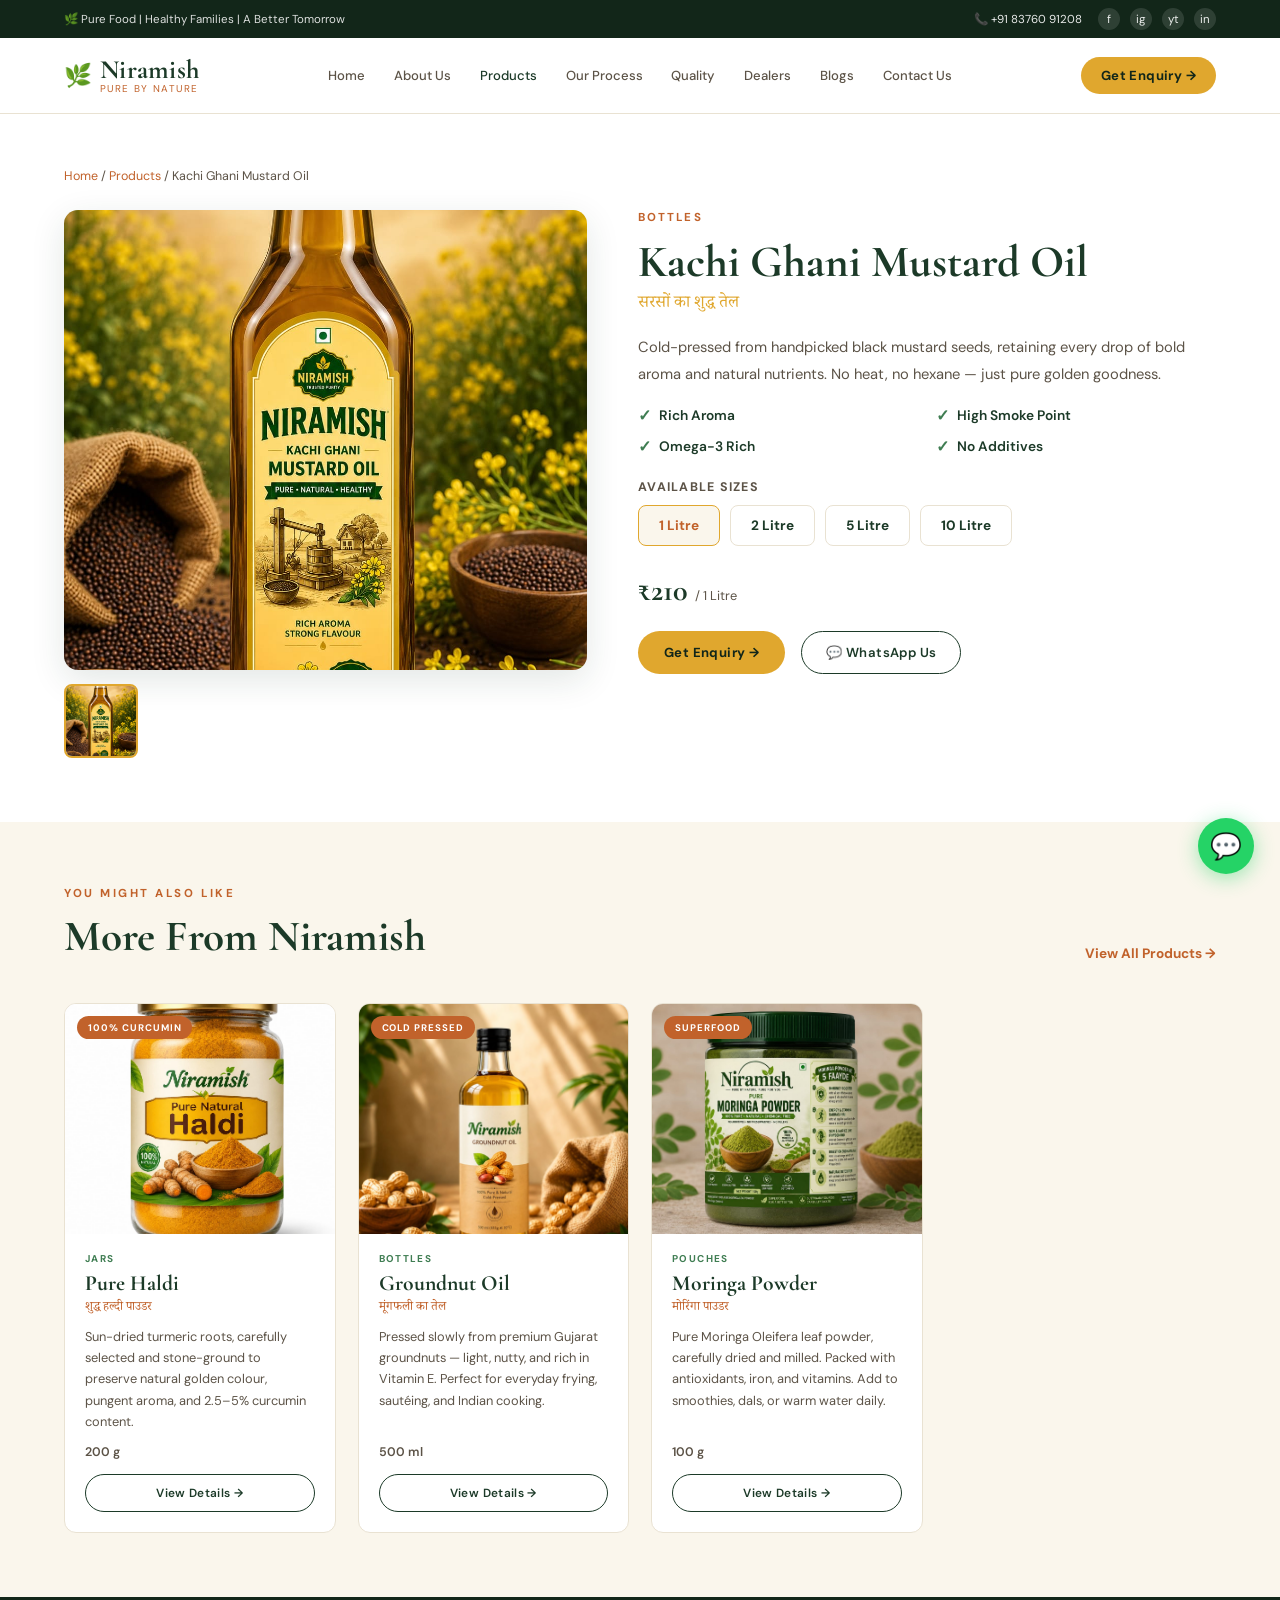
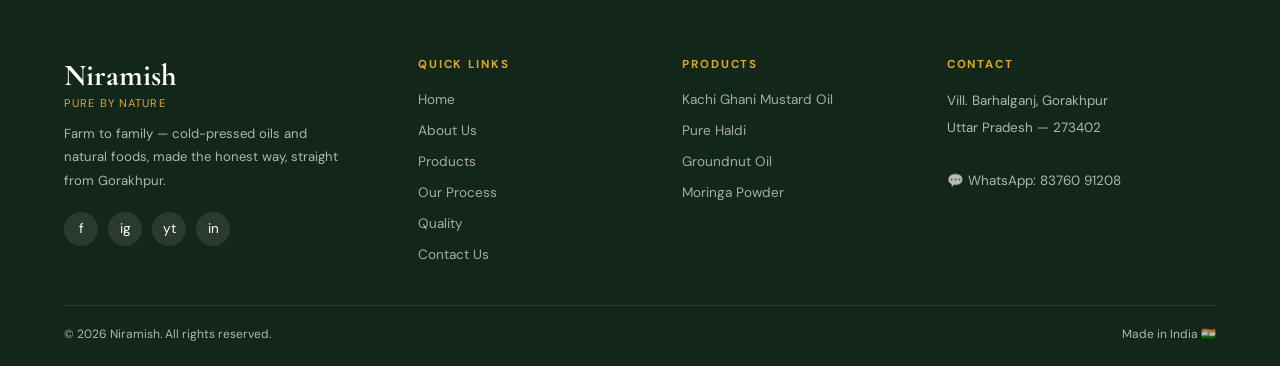
<file: product.html>
<!DOCTYPE html>
<html lang="en">
<head>
<meta charset="UTF-8"/>
<meta name="viewport" content="width=device-width, initial-scale=1.0"/>
<meta name="color-scheme" content="light"/>
<script>if('scrollRestoration' in history){history.scrollRestoration='manual';}window.scrollTo(0,0);</script>
<title>Product — Niramish</title>
<meta name="description" content="Niramish product details — pure, cold-pressed and natural."/>
<link rel="preconnect" href="https://fonts.googleapis.com"/>
<link rel="preconnect" href="https://fonts.gstatic.com" crossorigin/>
<link href="https://fonts.googleapis.com/css2?family=Cormorant+Garamond:ital,wght@0,400;0,600;0,700;1,400&family=DM+Sans:wght@300;400;500;700&family=Noto+Serif+Devanagari:wght@400;600;700&display=swap" rel="stylesheet"/>
<link rel="stylesheet" href="css/style.css"/>

<script src="js/app.js"></script>
</head>
<body>
<div class="topbar">
  <div class="container">
    <div class="topbar-left">
      <span>🌿 Pure Food&nbsp;|&nbsp;Healthy Families&nbsp;|&nbsp;A Better Tomorrow</span>
    </div>
    <div class="topbar-right">
      <a href="https://wa.me/918376091208" target="_blank" rel="noopener">📞 +91 83760 91208</a>
      <div class="topbar-social">
        <a href="https://www.facebook.com/share/19ij89ad7e/" target="_blank" rel="noopener" aria-label="Facebook">f</a>
        <a href="https://www.instagram.com/niraamish2025?stkn=OTFwZWVtcGhqY3h5" target="_blank" rel="noopener" aria-label="Instagram">ig</a>
        <a href="https://youtube.com/@niramishfarm2025?si=6-0K39b4vnyodMxp" target="_blank" rel="noopener" aria-label="YouTube">yt</a>
        <a href="#" aria-label="LinkedIn">in</a>
      </div>
    </div>
  </div>
</div>

<nav class="nav">
  <div class="container">
    <a href="index.html" class="nav-brand">
      <span class="leaf-icon">🌿</span>
      <div class="nav-brand-text">
        <span class="brand-en en">Niramish</span>
        <span class="brand-tag">Pure by Nature</span>
      </div>
    </a>
    <div class="nav-links">
      <a href="index.html" data-nav="home">Home</a>
      <a href="about.html" data-nav="about">About Us</a>
      <a href="products.html" data-nav="products" class="active">Products</a>
      <a href="process.html" data-nav="process">Our Process</a>
      <a href="quality.html" data-nav="quality">Quality</a>
      <a href="contact.html?tab=dealer" data-nav="dealers">Dealers</a>
      <a href="#" onclick="showToast('Blog coming soon!');return false;">Blogs</a>
      <a href="contact.html" data-nav="contact">Contact Us</a>
    </div>
    <div class="nav-right">
      <a href="contact.html" class="btn-primary" style="padding:10px 20px">Get Enquiry →</a>
      <button class="hamburger" id="hamburgerBtn" aria-label="Menu"><span></span><span></span><span></span></button>
    </div>
  </div>
</nav>

<div class="menu-overlay" id="menuOverlay"></div>
<div class="mobile-menu" id="mobileMenu">
  <div class="mobile-menu-top">
    <a href="index.html" class="nav-brand">
      <span class="leaf-icon">🌿</span>
      <div class="nav-brand-text">
        <span class="brand-en en">Niramish</span>
        <span class="brand-tag">Pure by Nature</span>
      </div>
    </a>
    <button class="mobile-menu-close" id="menuCloseBtn" aria-label="Close">✕</button>
  </div>
  <nav>
    <a class="m-link" href="index.html" data-nav="home">🏠 Home</a>
    <a class="m-link" href="about.html" data-nav="about">🌱 About Us</a>
    <a class="m-link active" href="products.html" data-nav="products">🛍️ Products</a>
    <a class="m-link" href="process.html" data-nav="process">⚙️ Our Process</a>
    <a class="m-link" href="quality.html" data-nav="quality">🛡️ Quality</a>
    <a class="m-link" href="contact.html?tab=dealer" data-nav="dealers">🤝 Dealers</a>
    <a class="m-link" href="#" data-nav="blogs" onclick="showToast('Blog coming soon!');return false;">📰 Blogs</a>
    <a class="m-link" href="contact.html" data-nav="contact">📞 Contact Us</a>
  </nav>
  <a href="contact.html" class="btn-primary m-cta btn-block">Get Enquiry →</a>
  <div class="m-social">
    <a href="https://www.facebook.com/share/19ij89ad7e/" target="_blank" rel="noopener" aria-label="Facebook">f</a>
    <a href="https://www.instagram.com/niraamish2025?stkn=OTFwZWVtcGhqY3h5" target="_blank" rel="noopener" aria-label="Instagram">ig</a>
    <a href="https://youtube.com/@niramishfarm2025?si=6-0K39b4vnyodMxp" target="_blank" rel="noopener" aria-label="YouTube">yt</a>
    <a href="#" aria-label="LinkedIn">in</a>
  </div>
</div>


<section class="sec" style="padding-top:2.4rem">
  <div class="container">
    <p class="breadcrumb" style="color:var(--bark);margin-bottom:1.6rem"><a href="index.html" style="color:var(--terracotta)">Home</a> / <a href="products.html" style="color:var(--terracotta)">Products</a> / <span id="pdCrumb"></span></p>
    <div class="pd-layout" id="pdRoot">
      <div>
        <div class="pd-gallery-main"><img id="pdMainImg" src="" alt=""/></div>
        <div class="pd-thumbs" id="pdThumbs"></div>
      </div>
      <div>
        <p class="pd-cat" id="pdCat"></p>
        <h1 class="pd-title en" id="pdTitle"></h1>
        <p class="pd-title-hi hi" id="pdTitleHi"></p>
        <p class="pd-desc" id="pdDesc"></p>
        <div class="pd-features" id="pdFeatures"></div>
        <p class="pd-size-label" id="pdSizeLabel">Available Sizes</p>
        <div class="pd-sizes" id="pdSizes"></div>
        <p class="pd-price en" id="pdPrice"></p>
        <div class="pd-cta">
          <button class="btn-primary" id="pdEnquireBtn">Get Enquiry →</button>
          <a href="#" id="pdWaBtn" target="_blank" rel="noopener" class="btn-outline">💬 WhatsApp Us</a>
        </div>
      </div>
    </div>
  </div>
</section>

<section class="sec" style="background:var(--warm)">
  <div class="container">
    <div class="sec-header-row">
      <div class="sec-header" style="margin-bottom:0">
        <p class="sec-eyebrow">You Might Also Like</p>
        <h2 class="sec-title">More From Niramish</h2>
      </div>
      <a href="products.html" class="link-arrow">View All Products →</a>
    </div>
    <div class="products-grid four" id="relatedGrid"></div>
  </div>
</section>

<script>
(function(){
  const params = new URLSearchParams(location.search);
  const id = params.get('id') || PRODUCTS[0].id;
  const p = getProduct(id) || PRODUCTS[0];
  let currentSize = p.sizes[0];

  document.title = p.name + ' — Niramish';
  document.getElementById('pdCrumb').textContent = p.name;
  document.getElementById('pdCat').textContent = p.catLabel;
  document.getElementById('pdTitle').textContent = p.name;
  document.getElementById('pdTitleHi').textContent = p.hindi;
  document.getElementById('pdDesc').textContent = p.desc;
  document.getElementById('pdMainImg').src = p.images[0];
  document.getElementById('pdMainImg').alt = p.name;

  document.getElementById('pdThumbs').innerHTML = p.images.map((img,i) => `
    <div class="pd-thumb ${i===0?'active':''}" data-img="${img}"><img src="${img}" alt="${p.name} view ${i+1}"/></div>
  `).join('');
  document.querySelectorAll('.pd-thumb').forEach(t => t.addEventListener('click', () => {
    document.querySelectorAll('.pd-thumb').forEach(x => x.classList.remove('active'));
    t.classList.add('active');
    document.getElementById('pdMainImg').src = t.dataset.img;
  }));

  document.getElementById('pdFeatures').innerHTML = p.features.map(f => `
    <div class="pd-feature"><span class="tick">✓</span> ${f}</div>
  `).join('');

  function renderSizes(){
    document.getElementById('pdSizes').innerHTML = p.sizes.map(s => `
      <button class="pd-size-btn ${s.key===currentSize.key?'active':''}" data-key="${s.key}">${s.label}</button>
    `).join('');
    document.getElementById('pdPrice').innerHTML = `₹${currentSize.price} <small>/ ${currentSize.label}</small>`;
    document.querySelectorAll('.pd-size-btn').forEach(btn => btn.addEventListener('click', () => {
      currentSize = p.sizes.find(s => s.key === btn.dataset.key);
      renderSizes();
    }));
  }
  renderSizes();
  if(p.sizes.length === 1){ document.getElementById('pdSizeLabel').style.display = 'none'; document.getElementById('pdSizes').style.display = 'none'; }

  function updateCTAs(){
    document.getElementById('pdWaBtn').href = waEnquiryLink(p.name, currentSize.label);
  }
  document.getElementById('pdEnquireBtn').addEventListener('click', () => {
    window.location.href = 'contact.html?product=' + encodeURIComponent(p.name);
  });
  document.querySelectorAll('.pd-size-btn').forEach(btn => btn.addEventListener('click', updateCTAs));
  updateCTAs();

  document.getElementById('relatedGrid').innerHTML = PRODUCTS.filter(x => x.id !== p.id).map(rp => `
    <div class="product-card">
      <a href="product.html?id=${rp.id}" class="card-img-wrap">
        <span class="card-badge">${rp.badge}</span>
        <img src="${rp.images[0]}" alt="${rp.name}" loading="lazy"/>
      </a>
      <div class="card-body">
        <p class="card-cat">${rp.catLabel}</p>
        <h3 class="card-name en"><a href="product.html?id=${rp.id}">${rp.name}</a></h3>
        <p class="card-name-hi hi">${rp.hindi}</p>
        <p class="card-desc">${rp.desc}</p>
        <p class="card-sizes">${rp.sizes.map(s=>s.label).join(' <span>|</span> ')}</p>
        <div class="card-actions"><a href="product.html?id=${rp.id}" class="btn-outline">View Details →</a></div>
      </div>
    </div>
  `).join('');
})();
</script>

<footer>
  <div class="container">
    <div class="footer-top">
      <div>
        <div class="foot-brand-en en">Niramish</div>
        <div class="foot-brand-tag">Pure by Nature</div>
        <p class="foot-tagline">Farm to family — cold-pressed oils and natural foods, made the honest way, straight from Gorakhpur.</p>
        <div class="foot-social">
          <a href="https://www.facebook.com/share/19ij89ad7e/" target="_blank" rel="noopener" aria-label="Facebook">f</a>
          <a href="https://www.instagram.com/niraamish2025?stkn=OTFwZWVtcGhqY3h5" target="_blank" rel="noopener" aria-label="Instagram">ig</a>
          <a href="https://youtube.com/@niramishfarm2025?si=6-0K39b4vnyodMxp" target="_blank" rel="noopener" aria-label="YouTube">yt</a>
          <a href="#" aria-label="LinkedIn">in</a>
        </div>
      </div>
      <div class="foot-col">
        <h4>Quick Links</h4>
        <ul>
          <li><a href="index.html">Home</a></li>
          <li><a href="about.html">About Us</a></li>
          <li><a href="products.html">Products</a></li>
          <li><a href="process.html">Our Process</a></li>
          <li><a href="quality.html">Quality</a></li>
          <li><a href="contact.html">Contact Us</a></li>
        </ul>
      </div>
      <div class="foot-col">
        <h4>Products</h4>
        <ul>
          <li><a href="product.html?id=mustard-oil">Kachi Ghani Mustard Oil</a></li>
          <li><a href="product.html?id=haldi">Pure Haldi</a></li>
          <li><a href="product.html?id=groundnut-oil">Groundnut Oil</a></li>
          <li><a href="product.html?id=moringa">Moringa Powder</a></li>
        </ul>
      </div>
      <div class="foot-col">
        <h4>Contact</h4>
        <div class="foot-contact">
          Vill. Barhalganj, Gorakhpur<br/>Uttar Pradesh — 273402<br/><br/>
          <a href="https://wa.me/918376091208" target="_blank" rel="noopener">💬 WhatsApp: 83760 91208</a>
        </div>
      </div>
    </div>
    <div class="footer-bottom">
      <span>© 2026 Niramish. All rights reserved.</span>
      <span>Made in India 🇮🇳</span>
    </div>
  </div>
</footer>
<a href="https://wa.me/918376091208" class="wa-btn" target="_blank" rel="noopener" aria-label="Chat on WhatsApp">💬</a>


</body>
</html>
</file>
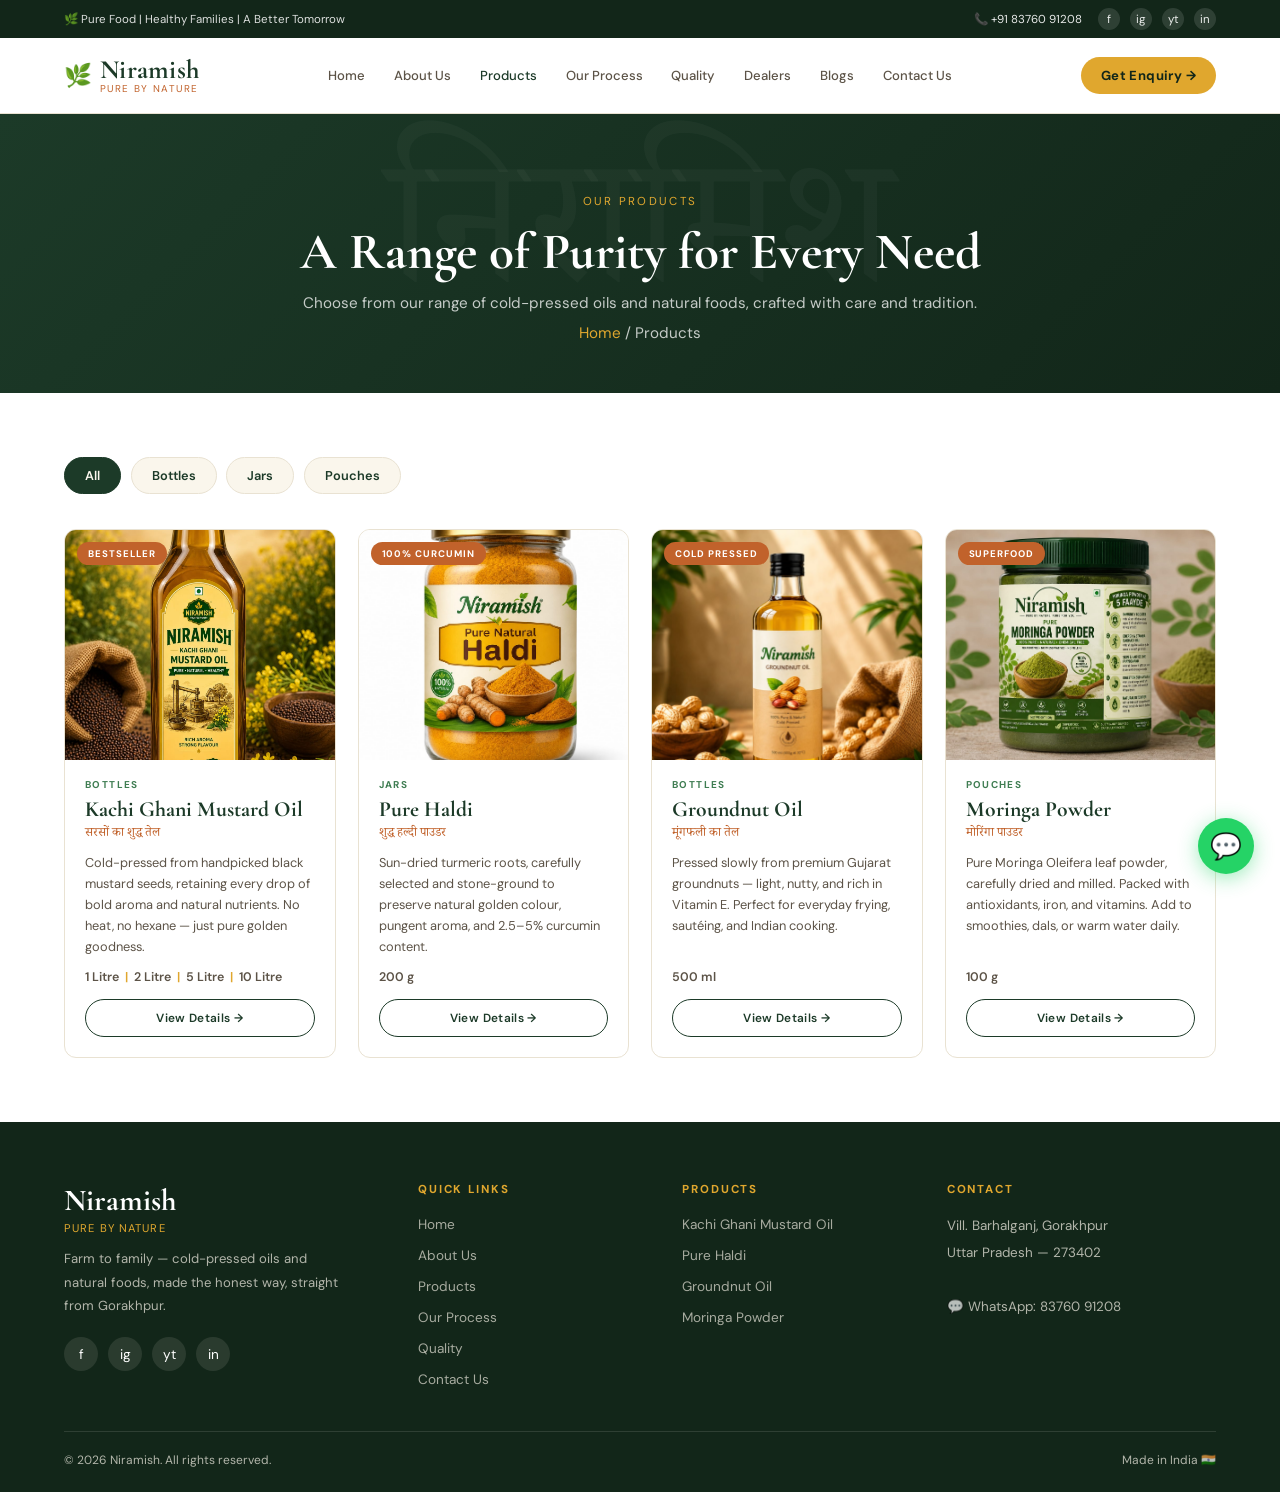
<file: products.html>
<!DOCTYPE html>
<html lang="en">
<head>
<meta charset="UTF-8"/>
<meta name="viewport" content="width=device-width, initial-scale=1.0"/>
<meta name="color-scheme" content="light"/>
<script>if('scrollRestoration' in history){history.scrollRestoration='manual';}window.scrollTo(0,0);</script>
<title>Our Products — Niramish</title>
<meta name="description" content="Browse Niramish cold-pressed mustard oil, pure haldi, groundnut oil and moringa powder."/>
<link rel="preconnect" href="https://fonts.googleapis.com"/>
<link rel="preconnect" href="https://fonts.gstatic.com" crossorigin/>
<link href="https://fonts.googleapis.com/css2?family=Cormorant+Garamond:ital,wght@0,400;0,600;0,700;1,400&family=DM+Sans:wght@300;400;500;700&family=Noto+Serif+Devanagari:wght@400;600;700&display=swap" rel="stylesheet"/>
<link rel="stylesheet" href="css/style.css"/>

<script src="js/app.js"></script>
</head>
<body>
<div class="topbar">
  <div class="container">
    <div class="topbar-left">
      <span>🌿 Pure Food&nbsp;|&nbsp;Healthy Families&nbsp;|&nbsp;A Better Tomorrow</span>
    </div>
    <div class="topbar-right">
      <a href="https://wa.me/918376091208" target="_blank" rel="noopener">📞 +91 83760 91208</a>
      <div class="topbar-social">
        <a href="https://www.facebook.com/share/19ij89ad7e/" target="_blank" rel="noopener" aria-label="Facebook">f</a>
        <a href="https://www.instagram.com/niraamish2025?stkn=OTFwZWVtcGhqY3h5" target="_blank" rel="noopener" aria-label="Instagram">ig</a>
        <a href="https://youtube.com/@niramishfarm2025?si=6-0K39b4vnyodMxp" target="_blank" rel="noopener" aria-label="YouTube">yt</a>
        <a href="#" aria-label="LinkedIn">in</a>
      </div>
    </div>
  </div>
</div>

<nav class="nav">
  <div class="container">
    <a href="index.html" class="nav-brand">
      <span class="leaf-icon">🌿</span>
      <div class="nav-brand-text">
        <span class="brand-en en">Niramish</span>
        <span class="brand-tag">Pure by Nature</span>
      </div>
    </a>
    <div class="nav-links">
      <a href="index.html" data-nav="home">Home</a>
      <a href="about.html" data-nav="about">About Us</a>
      <a href="products.html" data-nav="products" class="active">Products</a>
      <a href="process.html" data-nav="process">Our Process</a>
      <a href="quality.html" data-nav="quality">Quality</a>
      <a href="contact.html?tab=dealer" data-nav="dealers">Dealers</a>
      <a href="#" onclick="showToast('Blog coming soon!');return false;">Blogs</a>
      <a href="contact.html" data-nav="contact">Contact Us</a>
    </div>
    <div class="nav-right">
      <a href="contact.html" class="btn-primary" style="padding:10px 20px">Get Enquiry →</a>
      <button class="hamburger" id="hamburgerBtn" aria-label="Menu"><span></span><span></span><span></span></button>
    </div>
  </div>
</nav>

<div class="menu-overlay" id="menuOverlay"></div>
<div class="mobile-menu" id="mobileMenu">
  <div class="mobile-menu-top">
    <a href="index.html" class="nav-brand">
      <span class="leaf-icon">🌿</span>
      <div class="nav-brand-text">
        <span class="brand-en en">Niramish</span>
        <span class="brand-tag">Pure by Nature</span>
      </div>
    </a>
    <button class="mobile-menu-close" id="menuCloseBtn" aria-label="Close">✕</button>
  </div>
  <nav>
    <a class="m-link" href="index.html" data-nav="home">🏠 Home</a>
    <a class="m-link" href="about.html" data-nav="about">🌱 About Us</a>
    <a class="m-link active" href="products.html" data-nav="products">🛍️ Products</a>
    <a class="m-link" href="process.html" data-nav="process">⚙️ Our Process</a>
    <a class="m-link" href="quality.html" data-nav="quality">🛡️ Quality</a>
    <a class="m-link" href="contact.html?tab=dealer" data-nav="dealers">🤝 Dealers</a>
    <a class="m-link" href="#" data-nav="blogs" onclick="showToast('Blog coming soon!');return false;">📰 Blogs</a>
    <a class="m-link" href="contact.html" data-nav="contact">📞 Contact Us</a>
  </nav>
  <a href="contact.html" class="btn-primary m-cta btn-block">Get Enquiry →</a>
  <div class="m-social">
    <a href="https://www.facebook.com/share/19ij89ad7e/" target="_blank" rel="noopener" aria-label="Facebook">f</a>
    <a href="https://www.instagram.com/niraamish2025?stkn=OTFwZWVtcGhqY3h5" target="_blank" rel="noopener" aria-label="Instagram">ig</a>
    <a href="https://youtube.com/@niramishfarm2025?si=6-0K39b4vnyodMxp" target="_blank" rel="noopener" aria-label="YouTube">yt</a>
    <a href="#" aria-label="LinkedIn">in</a>
  </div>
</div>


<div class="page-header">
  <div class="container">
    <p class="eyebrow">Our Products</p>
    <h1 class="en">A Range of Purity for Every Need</h1>
    <p>Choose from our range of cold-pressed oils and natural foods, crafted with care and tradition.</p>
    <p class="breadcrumb"><a href="index.html">Home</a> / Products</p>
  </div>
</div>

<section class="sec">
  <div class="container">
    <div class="filter-tabs" id="filterTabs">
      <button class="filter-tab active" data-filter="all">All</button>
      <button class="filter-tab" data-filter="bottles">Bottles</button>
      <button class="filter-tab" data-filter="jars">Jars</button>
      <button class="filter-tab" data-filter="pouches">Pouches</button>
    </div>
    <div class="products-grid four" id="productsGrid"></div>
  </div>
</section>

<script>
(function(){
  const grid = document.getElementById('productsGrid');
  function render(filter){
    const list = filter === 'all' ? PRODUCTS : PRODUCTS.filter(p => p.category === filter);
    grid.innerHTML = list.map(p => `
      <div class="product-card">
        <a href="product.html?id=${p.id}" class="card-img-wrap">
          <span class="card-badge">${p.badge}</span>
          <img src="${p.images[0]}" alt="${p.name}" loading="lazy"/>
        </a>
        <div class="card-body">
          <p class="card-cat">${p.catLabel}</p>
          <h3 class="card-name en"><a href="product.html?id=${p.id}">${p.name}</a></h3>
          <p class="card-name-hi hi">${p.hindi}</p>
          <p class="card-desc">${p.desc}</p>
          <p class="card-sizes">${p.sizes.map(s=>s.label).join(' <span>|</span> ')}</p>
          <div class="card-actions">
            <a href="product.html?id=${p.id}" class="btn-outline">View Details →</a>
          </div>
        </div>
      </div>
    `).join('');
  }
  document.getElementById('filterTabs').addEventListener('click', e => {
    const btn = e.target.closest('.filter-tab');
    if(!btn) return;
    document.querySelectorAll('.filter-tab').forEach(b => b.classList.remove('active'));
    btn.classList.add('active');
    render(btn.dataset.filter);
  });
  const params = new URLSearchParams(location.search);
  const initial = params.get('cat') || 'all';
  document.querySelectorAll('.filter-tab').forEach(b => b.classList.toggle('active', b.dataset.filter === initial));
  render(initial);
})();
</script>

<footer>
  <div class="container">
    <div class="footer-top">
      <div>
        <div class="foot-brand-en en">Niramish</div>
        <div class="foot-brand-tag">Pure by Nature</div>
        <p class="foot-tagline">Farm to family — cold-pressed oils and natural foods, made the honest way, straight from Gorakhpur.</p>
        <div class="foot-social">
          <a href="https://www.facebook.com/share/19ij89ad7e/" target="_blank" rel="noopener" aria-label="Facebook">f</a>
          <a href="https://www.instagram.com/niraamish2025?stkn=OTFwZWVtcGhqY3h5" target="_blank" rel="noopener" aria-label="Instagram">ig</a>
          <a href="https://youtube.com/@niramishfarm2025?si=6-0K39b4vnyodMxp" target="_blank" rel="noopener" aria-label="YouTube">yt</a>
          <a href="#" aria-label="LinkedIn">in</a>
        </div>
      </div>
      <div class="foot-col">
        <h4>Quick Links</h4>
        <ul>
          <li><a href="index.html">Home</a></li>
          <li><a href="about.html">About Us</a></li>
          <li><a href="products.html">Products</a></li>
          <li><a href="process.html">Our Process</a></li>
          <li><a href="quality.html">Quality</a></li>
          <li><a href="contact.html">Contact Us</a></li>
        </ul>
      </div>
      <div class="foot-col">
        <h4>Products</h4>
        <ul>
          <li><a href="product.html?id=mustard-oil">Kachi Ghani Mustard Oil</a></li>
          <li><a href="product.html?id=haldi">Pure Haldi</a></li>
          <li><a href="product.html?id=groundnut-oil">Groundnut Oil</a></li>
          <li><a href="product.html?id=moringa">Moringa Powder</a></li>
        </ul>
      </div>
      <div class="foot-col">
        <h4>Contact</h4>
        <div class="foot-contact">
          Vill. Barhalganj, Gorakhpur<br/>Uttar Pradesh — 273402<br/><br/>
          <a href="https://wa.me/918376091208" target="_blank" rel="noopener">💬 WhatsApp: 83760 91208</a>
        </div>
      </div>
    </div>
    <div class="footer-bottom">
      <span>© 2026 Niramish. All rights reserved.</span>
      <span>Made in India 🇮🇳</span>
    </div>
  </div>
</footer>
<a href="https://wa.me/918376091208" class="wa-btn" target="_blank" rel="noopener" aria-label="Chat on WhatsApp">💬</a>


</body>
</html>
</file>
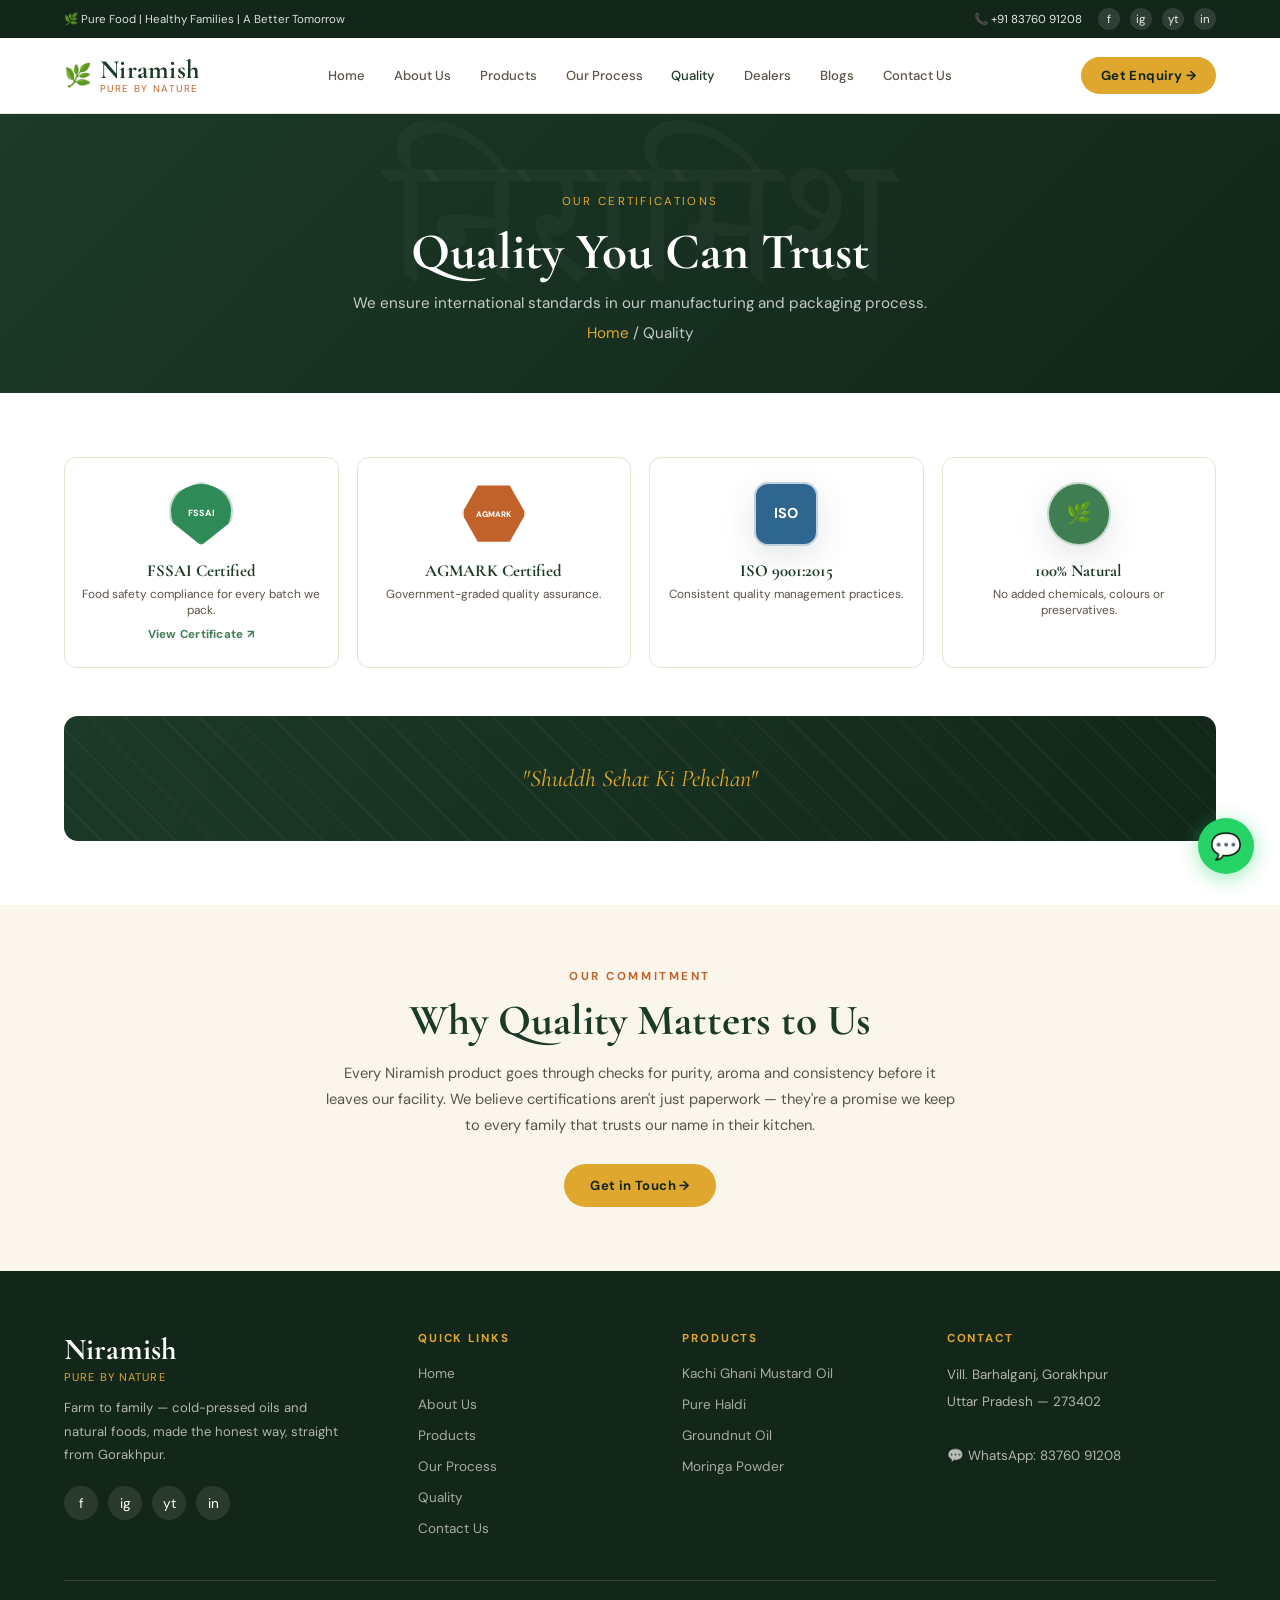
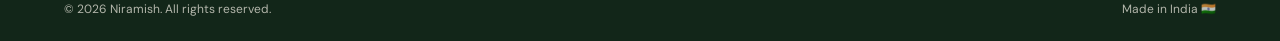
<file: quality.html>
<!DOCTYPE html>
<html lang="en">
<head>
<meta charset="UTF-8"/>
<meta name="viewport" content="width=device-width, initial-scale=1.0"/>
<meta name="color-scheme" content="light"/>
<script>if('scrollRestoration' in history){history.scrollRestoration='manual';}window.scrollTo(0,0);</script>
<title>Quality &amp; Certifications — Niramish</title>
<meta name="description" content="FSSAI, AGMARK and ISO 9001:2015 certified — Niramish quality standards."/>
<link rel="preconnect" href="https://fonts.googleapis.com"/>
<link rel="preconnect" href="https://fonts.gstatic.com" crossorigin/>
<link href="https://fonts.googleapis.com/css2?family=Cormorant+Garamond:ital,wght@0,400;0,600;0,700;1,400&family=DM+Sans:wght@300;400;500;700&family=Noto+Serif+Devanagari:wght@400;600;700&display=swap" rel="stylesheet"/>
<link rel="stylesheet" href="css/style.css"/>

<script src="js/app.js"></script>
</head>
<body>
<div class="topbar">
  <div class="container">
    <div class="topbar-left">
      <span>🌿 Pure Food&nbsp;|&nbsp;Healthy Families&nbsp;|&nbsp;A Better Tomorrow</span>
    </div>
    <div class="topbar-right">
      <a href="https://wa.me/918376091208" target="_blank" rel="noopener">📞 +91 83760 91208</a>
      <div class="topbar-social">
        <a href="https://www.facebook.com/share/19ij89ad7e/" target="_blank" rel="noopener" aria-label="Facebook">f</a>
        <a href="https://www.instagram.com/niraamish2025?stkn=OTFwZWVtcGhqY3h5" target="_blank" rel="noopener" aria-label="Instagram">ig</a>
        <a href="https://youtube.com/@niramishfarm2025?si=6-0K39b4vnyodMxp" target="_blank" rel="noopener" aria-label="YouTube">yt</a>
        <a href="#" aria-label="LinkedIn">in</a>
      </div>
    </div>
  </div>
</div>

<nav class="nav">
  <div class="container">
    <a href="index.html" class="nav-brand">
      <span class="leaf-icon">🌿</span>
      <div class="nav-brand-text">
        <span class="brand-en en">Niramish</span>
        <span class="brand-tag">Pure by Nature</span>
      </div>
    </a>
    <div class="nav-links">
      <a href="index.html" data-nav="home">Home</a>
      <a href="about.html" data-nav="about">About Us</a>
      <a href="products.html" data-nav="products">Products</a>
      <a href="process.html" data-nav="process">Our Process</a>
      <a href="quality.html" data-nav="quality" class="active">Quality</a>
      <a href="contact.html?tab=dealer" data-nav="dealers">Dealers</a>
      <a href="#" onclick="showToast('Blog coming soon!');return false;">Blogs</a>
      <a href="contact.html" data-nav="contact">Contact Us</a>
    </div>
    <div class="nav-right">
      <a href="contact.html" class="btn-primary" style="padding:10px 20px">Get Enquiry →</a>
      <button class="hamburger" id="hamburgerBtn" aria-label="Menu"><span></span><span></span><span></span></button>
    </div>
  </div>
</nav>

<div class="menu-overlay" id="menuOverlay"></div>
<div class="mobile-menu" id="mobileMenu">
  <div class="mobile-menu-top">
    <a href="index.html" class="nav-brand">
      <span class="leaf-icon">🌿</span>
      <div class="nav-brand-text">
        <span class="brand-en en">Niramish</span>
        <span class="brand-tag">Pure by Nature</span>
      </div>
    </a>
    <button class="mobile-menu-close" id="menuCloseBtn" aria-label="Close">✕</button>
  </div>
  <nav>
    <a class="m-link" href="index.html" data-nav="home">🏠 Home</a>
    <a class="m-link" href="about.html" data-nav="about">🌱 About Us</a>
    <a class="m-link" href="products.html" data-nav="products">🛍️ Products</a>
    <a class="m-link" href="process.html" data-nav="process">⚙️ Our Process</a>
    <a class="m-link active" href="quality.html" data-nav="quality">🛡️ Quality</a>
    <a class="m-link" href="contact.html?tab=dealer" data-nav="dealers">🤝 Dealers</a>
    <a class="m-link" href="#" data-nav="blogs" onclick="showToast('Blog coming soon!');return false;">📰 Blogs</a>
    <a class="m-link" href="contact.html" data-nav="contact">📞 Contact Us</a>
  </nav>
  <a href="contact.html" class="btn-primary m-cta btn-block">Get Enquiry →</a>
  <div class="m-social">
    <a href="https://www.facebook.com/share/19ij89ad7e/" target="_blank" rel="noopener" aria-label="Facebook">f</a>
    <a href="https://www.instagram.com/niraamish2025?stkn=OTFwZWVtcGhqY3h5" target="_blank" rel="noopener" aria-label="Instagram">ig</a>
    <a href="https://youtube.com/@niramishfarm2025?si=6-0K39b4vnyodMxp" target="_blank" rel="noopener" aria-label="YouTube">yt</a>
    <a href="#" aria-label="LinkedIn">in</a>
  </div>
</div>


<div class="page-header">
  <div class="container">
    <p class="eyebrow">Our Certifications</p>
    <h1 class="en">Quality You Can Trust</h1>
    <p>We ensure international standards in our manufacturing and packaging process.</p>
    <p class="breadcrumb"><a href="index.html">Home</a> / Quality</p>
  </div>
</div>

<section class="sec">
  <div class="container">
    <div class="cert-grid">
      <div class="cert-card"><div class="cert-badge shield" style="background:#2e8b57">FSSAI</div><h4>FSSAI Certified</h4><p>Food safety compliance for every batch we pack.</p><a href="img/certs/fssai-cert-summary.jpg" target="_blank" rel="noopener" class="cert-view-link">View Certificate ↗</a></div>
      <div class="cert-card"><div class="cert-badge hex" style="background:#c1622b">AGMARK</div><h4>AGMARK Certified</h4><p>Government-graded quality assurance.</p></div>
      <div class="cert-card"><div class="cert-badge tag" style="background:#2f6690">ISO</div><h4>ISO 9001:2015</h4><p>Consistent quality management practices.</p></div>
      <div class="cert-card"><div class="cert-badge leaf-circle" style="background:#3f7d52">🌿</div><h4>100% Natural</h4><p>No added chemicals, colours or preservatives.</p></div>
    </div>

    <div class="cert-banner">
      <p class="script en">"Shuddh Sehat Ki Pehchan"</p>
    </div>
  </div>
</section>

<section class="sec" style="background:var(--warm)">
  <div class="container" style="max-width:760px;text-align:center">
    <p class="sec-eyebrow">Our Commitment</p>
    <h2 class="sec-title">Why Quality Matters to Us</h2>
    <p class="sec-desc" style="margin-top:1rem">Every Niramish product goes through checks for purity, aroma and consistency before it leaves our facility. We believe certifications aren't just paperwork — they're a promise we keep to every family that trusts our name in their kitchen.</p>
    <a href="contact.html" class="btn-primary" style="margin-top:1.6rem">Get in Touch →</a>
  </div>
</section>

<footer>
  <div class="container">
    <div class="footer-top">
      <div>
        <div class="foot-brand-en en">Niramish</div>
        <div class="foot-brand-tag">Pure by Nature</div>
        <p class="foot-tagline">Farm to family — cold-pressed oils and natural foods, made the honest way, straight from Gorakhpur.</p>
        <div class="foot-social">
          <a href="https://www.facebook.com/share/19ij89ad7e/" target="_blank" rel="noopener" aria-label="Facebook">f</a>
          <a href="https://www.instagram.com/niraamish2025?stkn=OTFwZWVtcGhqY3h5" target="_blank" rel="noopener" aria-label="Instagram">ig</a>
          <a href="https://youtube.com/@niramishfarm2025?si=6-0K39b4vnyodMxp" target="_blank" rel="noopener" aria-label="YouTube">yt</a>
          <a href="#" aria-label="LinkedIn">in</a>
        </div>
      </div>
      <div class="foot-col">
        <h4>Quick Links</h4>
        <ul>
          <li><a href="index.html">Home</a></li>
          <li><a href="about.html">About Us</a></li>
          <li><a href="products.html">Products</a></li>
          <li><a href="process.html">Our Process</a></li>
          <li><a href="quality.html">Quality</a></li>
          <li><a href="contact.html">Contact Us</a></li>
        </ul>
      </div>
      <div class="foot-col">
        <h4>Products</h4>
        <ul>
          <li><a href="product.html?id=mustard-oil">Kachi Ghani Mustard Oil</a></li>
          <li><a href="product.html?id=haldi">Pure Haldi</a></li>
          <li><a href="product.html?id=groundnut-oil">Groundnut Oil</a></li>
          <li><a href="product.html?id=moringa">Moringa Powder</a></li>
        </ul>
      </div>
      <div class="foot-col">
        <h4>Contact</h4>
        <div class="foot-contact">
          Vill. Barhalganj, Gorakhpur<br/>Uttar Pradesh — 273402<br/><br/>
          <a href="https://wa.me/918376091208" target="_blank" rel="noopener">💬 WhatsApp: 83760 91208</a>
        </div>
      </div>
    </div>
    <div class="footer-bottom">
      <span>© 2026 Niramish. All rights reserved.</span>
      <span>Made in India 🇮🇳</span>
    </div>
  </div>
</footer>
<a href="https://wa.me/918376091208" class="wa-btn" target="_blank" rel="noopener" aria-label="Chat on WhatsApp">💬</a>


</body>
</html>
</file>
<file: css/style.css>
/* ═══════════════════════════════════════════
   NIRAMISH v2 — SHARED STYLES
═══════════════════════════════════════════ */
*{margin:0;padding:0;box-sizing:border-box}
:root{
  color-scheme:light;
  --forest:#1c3a28;
  --forest-dark:#122619;
  --leaf:#3f7d52;
  --gold:#e0a72e;
  --amber:#fdf8f0;
  --terracotta:#c1622b;
  --cream:#fdf8f0;
  --warm:#faf6ec;
  --bark:#5c5347;
  --mist:#e9e2d2;
  --white:#ffffff;
  --radius:6px;
  --shadow:0 10px 34px rgba(28,58,40,.12);
  --transition:all .25s ease;
}
html{scroll-behavior:smooth;font-size:16px}
body{font-family:'DM Sans',sans-serif;background:var(--white);color:var(--forest);overflow-x:hidden;-webkit-text-size-adjust:100%}
img{display:block;max-width:100%}
a{text-decoration:none;color:inherit}
ul{list-style:none}
button{cursor:pointer;font-family:inherit;border:none;background:none}
.en{font-family:'Cormorant Garamond',serif}
.hi{font-family:'Noto Serif Devanagari',serif}
.container{max-width:1280px;margin:0 auto;padding:0 5vw}

/* ── BUTTONS ───────────────────────────── */
.btn-primary{display:inline-flex;align-items:center;gap:8px;background:var(--gold);color:var(--forest-dark);padding:13px 26px;font-size:.82rem;font-weight:700;letter-spacing:.03em;border-radius:50px;transition:var(--transition);border:none;cursor:pointer;white-space:nowrap}
.btn-primary:hover{background:#c8901f;transform:translateY(-1px)}
.btn-outline{display:inline-flex;align-items:center;gap:8px;border:1.5px solid var(--forest);color:var(--forest);padding:12px 24px;font-size:.82rem;font-weight:600;letter-spacing:.03em;border-radius:50px;transition:var(--transition);background:none;cursor:pointer}
.btn-outline:hover{background:var(--forest);color:var(--amber)}
.btn-outline.light{border-color:rgba(255,255,255,.6);color:#fff}
.btn-outline.light:hover{background:#fff;color:var(--forest)}
.btn-block{width:100%;justify-content:center;text-align:center}

/* ── TOP BAR ───────────────────────────── */
.topbar{background:var(--forest-dark);color:rgba(255,255,255,.85);font-size:.72rem;padding:8px 0}
.topbar .container{display:flex;justify-content:space-between;align-items:center;flex-wrap:wrap;gap:6px}
.topbar-left{display:flex;gap:18px;flex-wrap:wrap}
.topbar-right{display:flex;align-items:center;gap:16px}
.topbar-right a{display:flex;align-items:center;gap:5px;color:rgba(255,255,255,.9)}
.topbar-social{display:flex;gap:10px}
.topbar-social a{width:22px;height:22px;border-radius:50%;background:rgba(255,255,255,.12);display:flex;align-items:center;justify-content:center;font-size:.72rem}

/* ── NAV ───────────────────────────────── */
.nav{position:sticky;top:0;z-index:200;background:rgba(255,255,255,.97);backdrop-filter:blur(14px);border-bottom:1px solid var(--mist);height:76px;display:flex;align-items:center}
.nav .container{display:flex;align-items:center;justify-content:space-between;width:100%}
.nav-brand{display:flex;align-items:center;gap:8px}
.nav-brand .leaf-icon{font-size:1.4rem}
.nav-brand-text{display:flex;flex-direction:column;line-height:1}
.nav-brand .brand-en{font-family:'Cormorant Garamond',serif;font-size:1.65rem;font-weight:700;color:var(--forest);letter-spacing:.01em}
.nav-brand .brand-tag{font-size:.62rem;color:var(--terracotta);letter-spacing:.14em;text-transform:uppercase;margin-top:1px}
.nav-links{display:flex;gap:1.8rem;align-items:center}
.nav-links a{font-size:.82rem;font-weight:500;color:var(--bark);transition:color var(--transition)}
.nav-links a:hover,.nav-links a.active{color:var(--forest)}
.nav-right{display:flex;align-items:center;gap:14px}
.hamburger{display:none;flex-direction:column;gap:5px;width:26px}
.hamburger span{height:2px;background:var(--forest);border-radius:2px;transition:var(--transition)}

/* ── MOBILE MENU DRAWER ────────────────── */
.mobile-menu{position:fixed;inset:0;background:#fff;z-index:400;display:flex;flex-direction:column;padding:24px 6vw;transform:translateX(100%);transition:transform .35s ease;overflow-y:auto}
.mobile-menu.open{transform:translateX(0)}
.mobile-menu-top{display:flex;justify-content:space-between;align-items:center;margin-bottom:2.2rem}
.mobile-menu-close{font-size:1.6rem;color:var(--forest);background:none;border:none}
.mobile-menu nav{display:flex;flex-direction:column;gap:.3rem}
.mobile-menu a.m-link{display:flex;align-items:center;gap:12px;padding:14px 10px;font-size:1.05rem;font-weight:600;color:var(--forest);border-radius:8px;transition:var(--transition)}
.mobile-menu a.m-link.active{background:var(--warm);color:var(--terracotta)}
.mobile-menu .m-cta{margin-top:1.5rem}
.mobile-menu .m-social{display:flex;gap:12px;margin-top:2rem}
.mobile-menu .m-social a{width:38px;height:38px;border-radius:50%;background:var(--warm);display:flex;align-items:center;justify-content:center;color:var(--forest)}
.menu-overlay{position:fixed;inset:0;background:rgba(0,0,0,.4);z-index:399;opacity:0;pointer-events:none;transition:opacity .3s}
.menu-overlay.show{opacity:1;pointer-events:auto}

/* ── PAGE HEADER (used on inner pages) ──── */
.page-header{background:linear-gradient(135deg,var(--forest) 0%,var(--forest-dark) 100%);padding:70px 0 50px;text-align:center;position:relative;overflow:hidden}
.page-header::before{content:'निरामिश';font-family:'Noto Serif Devanagari',serif;position:absolute;font-size:14vw;color:rgba(255,255,255,.03);top:50%;left:50%;transform:translate(-50%,-50%);pointer-events:none;white-space:nowrap}
.page-header .eyebrow{color:var(--gold);font-size:.72rem;letter-spacing:.2em;text-transform:uppercase;margin-bottom:.8rem}
.page-header h1{font-family:'Cormorant Garamond',serif;font-size:clamp(2rem,4.5vw,3.2rem);font-weight:700;color:#fff}
.page-header p{color:rgba(255,255,255,.75);margin-top:.6rem;font-size:.95rem}
.breadcrumb{margin-top:1rem;font-size:.78rem;color:rgba(255,255,255,.6)}
.breadcrumb a{color:var(--gold)}

/* ── HERO (home) ───────────────────────── */
.hero{position:relative;background:var(--warm);padding:56px 0 60px;overflow:hidden}
.hero .container{display:grid;grid-template-columns:1.1fr 1fr .6fr;gap:2.4vw;align-items:center}
.hero-eyebrow{display:flex;align-items:center;gap:.7rem;font-size:.72rem;letter-spacing:.22em;text-transform:uppercase;color:var(--leaf);font-weight:700;margin-bottom:1rem}
.hero-eyebrow::before{content:'';display:inline-block;width:26px;height:2px;background:var(--gold)}
.hero-title{font-family:'Cormorant Garamond',serif;font-size:clamp(2.3rem,4.6vw,3.6rem);font-weight:700;line-height:1.08;color:var(--forest)}
.hero-tagline{font-family:'Cormorant Garamond',serif;font-style:italic;color:var(--terracotta);font-size:clamp(1.2rem,2.2vw,1.6rem);margin:.5rem 0 1rem}
.hero-sub{font-size:.95rem;line-height:1.8;color:var(--bark);max-width:440px;margin-bottom:1.7rem}
.hero-btns{display:flex;gap:1rem;flex-wrap:wrap}
.hero-visual{position:relative}
.hero-visual img{width:100%;border-radius:14px;box-shadow:var(--shadow)}
.hero-badge{position:absolute;bottom:14px;left:-6px;background:#fff;border-radius:50%;width:88px;height:88px;display:flex;align-items:center;justify-content:center;text-align:center;font-family:'Cormorant Garamond',serif;font-style:italic;font-weight:700;font-size:.78rem;color:var(--forest);box-shadow:var(--shadow);line-height:1.2;transform:rotate(-8deg)}
/* right-hand vertical feature column (matches reference layout) */
.hero-side-features{display:flex;flex-direction:column;gap:1.6rem}
.hero-side-feature{display:flex;flex-direction:column;align-items:center;text-align:center;gap:8px}
.hero-side-feature .ico{width:52px;height:52px;border-radius:50%;background:#fff;box-shadow:var(--shadow);display:flex;align-items:center;justify-content:center;font-size:1.3rem;flex-shrink:0}
.hero-side-feature span{font-size:.76rem;font-weight:700;color:var(--forest);line-height:1.3}
/* legacy floating-chip variant kept for other pages that may still use it */
.hero-features{position:absolute;right:-14px;top:16px;display:flex;flex-direction:column;gap:12px}
.hero-feature-chip{background:#fff;padding:10px 16px;border-radius:50px;box-shadow:var(--shadow);display:flex;align-items:center;gap:8px;font-size:.78rem;font-weight:600;color:var(--forest);white-space:nowrap}
.hero-feature-chip .ico{width:26px;height:26px;border-radius:50%;background:var(--warm);display:flex;align-items:center;justify-content:center;font-size:.85rem;flex-shrink:0}

/* ── FEATURE STRIP ─────────────────────── */
.feature-strip{background:var(--mist);padding:20px 0}
.feature-strip .container{display:flex;justify-content:space-between;flex-wrap:wrap;gap:14px 2rem}
.feature-strip-item{display:flex;align-items:center;gap:10px;font-size:.82rem;font-weight:600;color:var(--forest)}
.feature-strip-item .ico{width:34px;height:34px;border-radius:50%;background:#fff;display:flex;align-items:center;justify-content:center;font-size:1rem;flex-shrink:0}

/* ── SECTION HEADER ────────────────────── */
.sec{padding:64px 0}
.sec-header{max-width:640px;margin-bottom:2.6rem}
.sec-header.center{margin-left:auto;margin-right:auto;text-align:center}
.sec-eyebrow{font-size:.72rem;letter-spacing:.22em;text-transform:uppercase;color:var(--terracotta);font-weight:700;margin-bottom:.7rem}
.sec-title{font-family:'Cormorant Garamond',serif;font-size:clamp(1.8rem,3.6vw,2.7rem);font-weight:700;color:var(--forest);line-height:1.15}
.sec-desc{color:var(--bark);font-size:.92rem;margin-top:.6rem;line-height:1.75}
.sec-header-row{display:flex;justify-content:space-between;align-items:flex-end;gap:1rem;flex-wrap:wrap;margin-bottom:2.6rem}
.link-arrow{color:var(--terracotta);font-weight:700;font-size:.85rem;white-space:nowrap}

/* ── PRODUCTS GRID ─────────────────────── */
.filter-tabs{display:flex;gap:.6rem;flex-wrap:wrap;margin-bottom:2.2rem}
.filter-tab{padding:9px 20px;border-radius:50px;background:var(--warm);border:1.5px solid var(--mist);font-size:.8rem;font-weight:600;color:var(--forest);transition:var(--transition)}
.filter-tab.active{background:var(--forest);border-color:var(--forest);color:var(--amber)}
.products-grid{display:grid;grid-template-columns:repeat(4,1fr);gap:22px}
.products-grid.four{grid-template-columns:repeat(4,1fr)}
.product-card{background:#fff;border:1px solid var(--mist);border-radius:12px;overflow:hidden;display:flex;flex-direction:column;transition:var(--transition)}
.product-card:hover{box-shadow:var(--shadow);transform:translateY(-3px)}
.card-img-wrap{position:relative;height:230px;overflow:hidden;background:var(--warm)}
.card-img-wrap img{width:100%;height:100%;object-fit:cover;transition:transform .5s ease}
.product-card:hover .card-img-wrap img{transform:scale(1.05)}
.card-badge{position:absolute;top:12px;left:12px;background:var(--terracotta);color:#fff;font-size:.6rem;letter-spacing:.1em;text-transform:uppercase;padding:5px 11px;border-radius:50px;font-weight:700}
.card-body{padding:18px 20px 20px;display:flex;flex-direction:column;flex:1}
.card-cat{font-size:.62rem;letter-spacing:.14em;text-transform:uppercase;color:var(--leaf);font-weight:700;margin-bottom:6px}
.card-name{font-family:'Cormorant Garamond',serif;font-size:1.35rem;font-weight:700;color:var(--forest);line-height:1.15}
.card-name-hi{font-family:'Noto Serif Devanagari',serif;font-size:.78rem;color:var(--terracotta);margin:2px 0 8px}
.card-desc{font-size:.8rem;line-height:1.65;color:var(--bark);margin-bottom:12px;flex:1}
.card-sizes{font-size:.78rem;color:var(--bark);font-weight:600;margin-bottom:14px}
.card-sizes span{color:var(--gold);margin:0 3px}
.card-actions{display:flex;gap:8px}
.card-actions .btn-primary,.card-actions .btn-outline{flex:1;justify-content:center;padding:10px 14px;font-size:.74rem}

/* ── PRODUCT DETAIL ────────────────────── */
.pd-layout{display:grid;grid-template-columns:.95fr 1.05fr;gap:4vw;align-items:flex-start}
.pd-gallery-main{border-radius:14px;overflow:hidden;background:var(--warm);height:460px;box-shadow:var(--shadow)}
.pd-gallery-main img{width:100%;height:100%;object-fit:cover}
.pd-thumbs{display:flex;gap:10px;margin-top:14px}
.pd-thumb{width:74px;height:74px;border-radius:8px;overflow:hidden;border:2px solid transparent;cursor:pointer;opacity:.6;transition:var(--transition)}
.pd-thumb.active{border-color:var(--gold);opacity:1}
.pd-thumb img{width:100%;height:100%;object-fit:cover}
.pd-cat{font-size:.72rem;letter-spacing:.18em;text-transform:uppercase;color:var(--terracotta);font-weight:700;margin-bottom:.6rem}
.pd-title{font-family:'Cormorant Garamond',serif;font-size:clamp(1.9rem,3.6vw,2.8rem);font-weight:700;color:var(--forest)}
.pd-title-hi{font-family:'Noto Serif Devanagari',serif;color:var(--gold);font-size:1.05rem;margin-top:2px}
.pd-desc{color:var(--bark);font-size:.92rem;line-height:1.8;margin:1.1rem 0}
.pd-features{display:grid;grid-template-columns:1fr 1fr;gap:10px 18px;margin-bottom:1.4rem}
.pd-feature{display:flex;align-items:center;gap:8px;font-size:.86rem;color:var(--forest);font-weight:600}
.pd-feature .tick{color:var(--leaf);font-size:1rem}
.pd-size-label{font-size:.78rem;letter-spacing:.1em;text-transform:uppercase;color:var(--bark);font-weight:700;margin-bottom:10px}
.pd-sizes{display:flex;gap:10px;flex-wrap:wrap;margin-bottom:1.6rem}
.pd-size-btn{padding:11px 20px;border-radius:8px;border:1.5px solid var(--mist);background:#fff;font-weight:700;font-size:.85rem;color:var(--forest);transition:var(--transition)}
.pd-size-btn.active{border-color:var(--gold);background:var(--warm);color:var(--terracotta)}
.pd-price{font-family:'Cormorant Garamond',serif;font-size:1.9rem;font-weight:700;color:var(--forest);margin-bottom:1.4rem}
.pd-price small{font-family:'DM Sans',sans-serif;font-size:.8rem;color:var(--bark);font-weight:400}
.pd-cta{display:flex;gap:1rem;flex-wrap:wrap}

/* ── ABOUT ─────────────────────────────── */
.about-layout{display:grid;grid-template-columns:1fr 1fr;gap:4vw;align-items:center}
.about-visual{border-radius:14px;overflow:hidden;box-shadow:var(--shadow)}
.about-stats{display:grid;grid-template-columns:repeat(4,1fr);gap:16px;margin-top:1.8rem}
.stat-card{background:var(--warm);border-radius:10px;padding:18px 12px;text-align:center}
.stat-card .num{font-family:'Cormorant Garamond',serif;font-size:1.8rem;font-weight:700;color:var(--forest)}
.stat-card .lbl{font-size:.72rem;color:var(--bark);margin-top:2px;line-height:1.3}
.facility-panel{border-radius:14px;overflow:hidden;box-shadow:var(--shadow);background:linear-gradient(160deg,var(--forest) 0%,var(--forest-dark) 100%);min-height:360px;display:flex;flex-direction:column;align-items:center;justify-content:flex-end;text-align:center;padding:0 2.5rem 2.2rem;position:relative}
.facility-panel::before{content:'';position:absolute;inset:0;background:repeating-linear-gradient(45deg,rgba(255,255,255,.04) 0 2px,transparent 2px 26px)}
.facility-panel .fp-photo{position:absolute;inset:0;width:100%;height:100%;object-fit:contain;object-position:center top;z-index:0}
.facility-panel .fp-overlay{position:absolute;inset:0;z-index:1;background:linear-gradient(180deg,rgba(18,38,25,.1) 0%,rgba(18,38,25,.55) 55%,rgba(18,38,25,.94) 100%)}
.facility-panel .fp-illustration{width:100%;max-width:320px;margin-top:2.2rem;position:relative}
.facility-panel .fp-illustration svg{width:100%;height:auto;display:block}
.facility-panel h3{font-family:'Cormorant Garamond',serif;color:#fff;font-size:1.5rem;position:relative;z-index:2;margin-top:1rem}
.facility-panel p{color:rgba(255,255,255,.75);font-size:.83rem;margin-top:.5rem;max-width:320px;position:relative;z-index:2}
.facility-panel .fp-note{position:relative;z-index:2;margin-top:.9rem;font-size:.66rem;letter-spacing:.06em;color:rgba(255,255,255,.45);text-transform:uppercase}

/* ── ABOUT ICON GRID (home teaser, matches reference) ─── */
.about-icon-grid{display:grid;grid-template-columns:1fr 1fr;gap:1.4rem 1.2rem;margin-top:1.8rem}
.about-icon-item{display:flex;align-items:flex-start;gap:12px}
.about-icon-item .ico{width:42px;height:42px;border-radius:50%;background:var(--warm);border:1.5px solid var(--mist);display:flex;align-items:center;justify-content:center;font-size:1.15rem;flex-shrink:0}
.about-icon-item strong{display:block;font-size:.86rem;color:var(--forest);font-weight:700;line-height:1.3}

/* ── PROCESS ───────────────────────────── */
.process-list{display:flex;flex-direction:column;max-width:620px;margin:0 auto}
.process-step{display:flex;gap:20px;position:relative;padding-bottom:2.6rem}
.process-step:last-child{padding-bottom:0}
.process-step::before{content:'';position:absolute;left:27px;top:56px;bottom:0;width:2px;background:repeating-linear-gradient(to bottom,var(--mist) 0 6px,transparent 6px 12px)}
.process-step:last-child::before{display:none}
.process-num{width:56px;height:56px;border-radius:50%;background:var(--warm);border:2px solid var(--gold);display:flex;align-items:center;justify-content:center;font-size:1.5rem;flex-shrink:0}
.process-body h3{font-family:'Cormorant Garamond',serif;font-size:1.3rem;font-weight:700;color:var(--forest)}
.process-body p{color:var(--bark);font-size:.85rem;margin-top:4px;line-height:1.7}
.process-teaser-layout{display:grid;grid-template-columns:1fr .4fr;gap:2vw;align-items:stretch}
.process-grid-icons{display:flex;align-items:flex-start;gap:6px;text-align:center;flex-wrap:wrap;justify-content:center;align-self:center}
.pgi{display:flex;flex-direction:column;align-items:center;gap:8px;font-size:.68rem;color:var(--bark);font-weight:700;width:80px}
.pgi .ico{width:52px;height:52px;border-radius:50%;display:flex;align-items:center;justify-content:center;font-size:1.35rem;color:#fff;box-shadow:var(--shadow)}
.pgi-arrow{align-self:center;color:#c9bfa8;font-size:1.3rem;font-weight:700;margin-top:22px}
.process-side-visual{position:relative;border-radius:14px;overflow:hidden;min-height:320px;max-height:380px}
.process-side-visual img{width:100%;height:100%;object-fit:cover;border-radius:14px;position:absolute;inset:0}
.process-side-tag{position:absolute;top:12px;right:14px;font-family:'Cormorant Garamond',serif;font-style:italic;font-weight:700;color:var(--terracotta);font-size:1.15rem;line-height:1.3;text-align:right;text-shadow:0 1px 8px rgba(255,255,255,.8)}

/* ── CERTIFICATIONS ────────────────────── */
.cert-grid{display:grid;grid-template-columns:repeat(4,1fr);gap:18px}
.cert-card{background:#fff;border-radius:12px;padding:24px 14px;text-align:center;border:1px solid var(--mist)}
.cert-card .cert-badge{width:64px;height:64px;margin:0 auto .9rem;display:flex;align-items:center;justify-content:center;font-size:1.3rem;font-weight:800;color:#fff;box-shadow:var(--shadow);border:2px solid rgba(255,255,255,.7);line-height:1;text-align:center}
.cert-badge.shield{border-radius:50% 50% 50% 50% / 45% 45% 55% 55%;clip-path:polygon(50% 0%,100% 20%,100% 60%,50% 100%,0% 60%,0% 20%);font-size:.56rem;letter-spacing:.02em}
.cert-badge.hex{clip-path:polygon(25% 6%,75% 6%,100% 50%,75% 94%,25% 94%,0% 50%);font-size:.5rem;letter-spacing:.01em}
.cert-badge.tag{border-radius:14px;font-size:.9rem}
.cert-badge.leaf-circle{border-radius:50%}
.cert-card h4{font-family:'Cormorant Garamond',serif;font-size:1.05rem;font-weight:700;color:var(--forest)}
.cert-card p{font-size:.74rem;color:var(--bark);margin-top:.3rem}
.cert-view-link{display:inline-block;margin-top:.6rem;font-size:.72rem;font-weight:700;color:var(--leaf);text-decoration:none;letter-spacing:.02em}
.cert-view-link:hover{text-decoration:underline}
.cert-dealer-row{display:grid;grid-template-columns:1.3fr 1fr;gap:1.6rem;align-items:stretch}
.cert-dealer-row .cert-grid{grid-template-columns:1fr 1fr}
.cert-dealer-row .dealer-banner{height:100%}
.cert-banner{margin-top:3rem;border-radius:14px;overflow:hidden;background:linear-gradient(120deg,var(--forest) 0%,var(--forest-dark) 100%);padding:3rem 4vw;text-align:center;position:relative}
.cert-banner::before{content:'';position:absolute;inset:0;background:repeating-linear-gradient(45deg,rgba(255,255,255,.03) 0 2px,transparent 2px 26px)}
.cert-banner p.script{font-family:'Cormorant Garamond',serif;font-style:italic;color:var(--gold);font-size:1.5rem;position:relative}

/* ── DEALER / ENQUIRY BANNER ───────────── */
.dealer-banner{border-radius:14px;overflow:hidden;background:linear-gradient(120deg,var(--forest) 0%,var(--leaf) 100%);display:grid;grid-template-columns:1.2fr 1fr;align-items:center;gap:2rem;padding:2.6rem 3vw}
.dealer-banner h3{font-family:'Cormorant Garamond',serif;font-size:1.9rem;color:#fff;font-weight:700}
.dealer-banner p{color:rgba(255,255,255,.8);margin-top:.6rem;font-size:.9rem}
.dealer-visual{display:flex;justify-content:flex-end;gap:14px}
.dealer-visual .dv-circle{width:120px;height:120px;border-radius:50%;background:rgba(255,255,255,.12);display:flex;align-items:center;justify-content:center;font-size:2.4rem}

/* ── CONTACT / ENQUIRY FORM ────────────── */
.contact-layout{display:grid;grid-template-columns:1fr 1.15fr;gap:4vw}
.contact-info-card{background:var(--warm);border-radius:14px;padding:2rem}
.contact-info-card h3{font-family:'Cormorant Garamond',serif;font-size:1.4rem;color:var(--forest);margin-bottom:1.2rem}
.contact-info-row{display:flex;gap:12px;margin-bottom:1.3rem;font-size:.86rem;color:var(--bark);line-height:1.6}
.contact-info-row .ico{width:38px;height:38px;border-radius:50%;background:#fff;display:flex;align-items:center;justify-content:center;flex-shrink:0;font-size:1rem}
.form-tabs{display:flex;gap:8px;margin-bottom:1.6rem;border-bottom:2px solid var(--mist)}
.form-tab{padding:11px 4px;font-size:.88rem;font-weight:700;color:var(--bark);border-bottom:2px solid transparent;margin-bottom:-2px;transition:var(--transition)}
.form-tab.active{color:var(--terracotta);border-color:var(--terracotta)}
.form-grid{display:grid;grid-template-columns:1fr 1fr;gap:14px}
.form-grid .full{grid-column:1/-1}
.field label{display:block;font-size:.76rem;font-weight:700;color:var(--forest);margin-bottom:6px;letter-spacing:.02em}
.field input,.field select,.field textarea{width:100%;padding:12px 14px;border:1.5px solid var(--mist);border-radius:8px;font-family:inherit;font-size:.88rem;color:var(--forest);background:#fff;transition:var(--transition)}
.field input:focus,.field select:focus,.field textarea:focus{outline:none;border-color:var(--gold)}
.field textarea{resize:vertical;min-height:90px}
.form-submit-row{margin-top:1.6rem;display:flex;align-items:center;gap:1rem;flex-wrap:wrap}
.form-note{font-size:.76rem;color:var(--bark)}

/* ── FOOTER ────────────────────────────── */
footer{background:var(--forest-dark);color:rgba(247,242,232,.7);padding:60px 0 24px}
.footer-top{display:grid;grid-template-columns:1.4fr 1fr 1fr 1.2fr;gap:2.5rem;padding-bottom:2.6rem;border-bottom:1px solid rgba(247,242,232,.12)}
.foot-brand-en{font-family:'Cormorant Garamond',serif;font-size:1.9rem;font-weight:700;color:#fff}
.foot-brand-tag{font-size:.7rem;color:var(--gold);letter-spacing:.1em;text-transform:uppercase;margin:2px 0 12px}
.foot-tagline{font-size:.82rem;line-height:1.8;max-width:280px}
.foot-social{display:flex;gap:10px;margin-top:1.2rem}
.foot-social a{width:34px;height:34px;border-radius:50%;background:rgba(247,242,232,.1);display:flex;align-items:center;justify-content:center;color:#fff;font-size:.85rem}
.foot-col h4{font-size:.72rem;letter-spacing:.16em;text-transform:uppercase;color:var(--gold);margin-bottom:16px}
.foot-col ul{display:flex;flex-direction:column;gap:10px}
.foot-col ul li a{font-size:.85rem;color:rgba(247,242,232,.65);transition:color var(--transition)}
.foot-col ul li a:hover{color:#fff}
.foot-contact{font-size:.84rem;line-height:2}
.footer-bottom{display:flex;justify-content:space-between;align-items:center;font-size:.75rem;flex-wrap:wrap;gap:.6rem;padding-top:20px}

/* ── WHATSAPP FLOAT ────────────────────── */
.wa-btn{position:fixed;bottom:26px;right:26px;z-index:250;background:#25d366;color:#fff;width:56px;height:56px;border-radius:50%;display:flex;align-items:center;justify-content:center;font-size:1.6rem;box-shadow:0 4px 20px rgba(37,211,102,.45);transition:var(--transition);text-decoration:none}
.wa-btn:hover{transform:scale(1.08)}

/* ── TOAST ─────────────────────────────── */
.toast{position:fixed;bottom:100px;right:26px;z-index:401;background:var(--forest);color:var(--amber);padding:13px 22px;border-radius:8px;font-size:.85rem;font-weight:600;transform:translateX(200%);transition:transform .3s ease;box-shadow:var(--shadow);max-width:280px}
.toast.show{transform:translateX(0)}

/* ═══════════════════════════════════════════
   RESPONSIVE
═══════════════════════════════════════════ */
@media(max-width:1024px){
  .hero .container{grid-template-columns:1.1fr 1fr}
  .hero-side-features{grid-column:1/-1;flex-direction:row;flex-wrap:wrap;justify-content:flex-start;gap:1.2rem 1.6rem;margin-top:1.2rem}
  .hero-side-feature{flex-direction:row;gap:8px}
  .hero-side-feature .ico{width:40px;height:40px;font-size:1rem}
  .products-grid,.products-grid.four{grid-template-columns:repeat(2,1fr)}
  .about-layout{grid-template-columns:1fr}
  .footer-top{grid-template-columns:1fr 1fr}
  .pd-layout{grid-template-columns:1fr}
  .process-grid-icons{grid-template-columns:repeat(4,1fr)}
  .cert-grid{grid-template-columns:repeat(2,1fr)}
  .process-teaser-layout{grid-template-columns:1fr}
  .process-side-visual{display:none}
  .cert-dealer-row{grid-template-columns:1fr}
}
@media(max-width:768px){
  .topbar-left{display:none}
  .nav-links{display:none}
  .hamburger{display:flex}
  .hero .container{grid-template-columns:1fr}
  .hero{padding:36px 0 44px}
  .hero-visual{order:-1}
  .hero-features{position:static;flex-direction:row;flex-wrap:wrap;margin-top:14px}
  .hero-badge{width:76px;height:76px;font-size:.68rem;bottom:8px;left:-4px}
  .hero-side-features{flex-direction:row;flex-wrap:wrap;justify-content:center;gap:1.4rem 1.8rem;margin-top:6px}
  .hero-side-feature{flex-direction:row;gap:8px}
  .hero-side-feature .ico{width:38px;height:38px;font-size:1rem}
  .feature-strip .container{justify-content:flex-start}
  .sec{padding:44px 0}
  .products-grid,.products-grid.four{grid-template-columns:1fr}
  .card-img-wrap{height:280px}
  .dealer-banner{grid-template-columns:1fr;text-align:center}
  .dealer-visual{justify-content:center}
  .contact-layout{grid-template-columns:1fr}
  .form-grid{grid-template-columns:1fr}
  .footer-top{grid-template-columns:1fr;gap:2rem}
  .process-grid-icons{grid-template-columns:repeat(3,1fr)}
  .pgi-arrow{display:none}
  .cert-grid{grid-template-columns:1fr 1fr}
  .cert-dealer-row .cert-grid{grid-template-columns:1fr 1fr}
  .pd-gallery-main{height:320px}
  .wa-btn{bottom:18px;right:18px;width:50px;height:50px;font-size:1.4rem}
}
@media(max-width:480px){
  .hero-btns,.pd-cta,.card-actions{flex-direction:column}
  .card-actions .btn-primary,.card-actions .btn-outline{width:100%}
  .about-stats{grid-template-columns:1fr 1fr}
  .about-icon-grid{grid-template-columns:1fr}
  .cert-grid{grid-template-columns:1fr 1fr}
}
</file>
